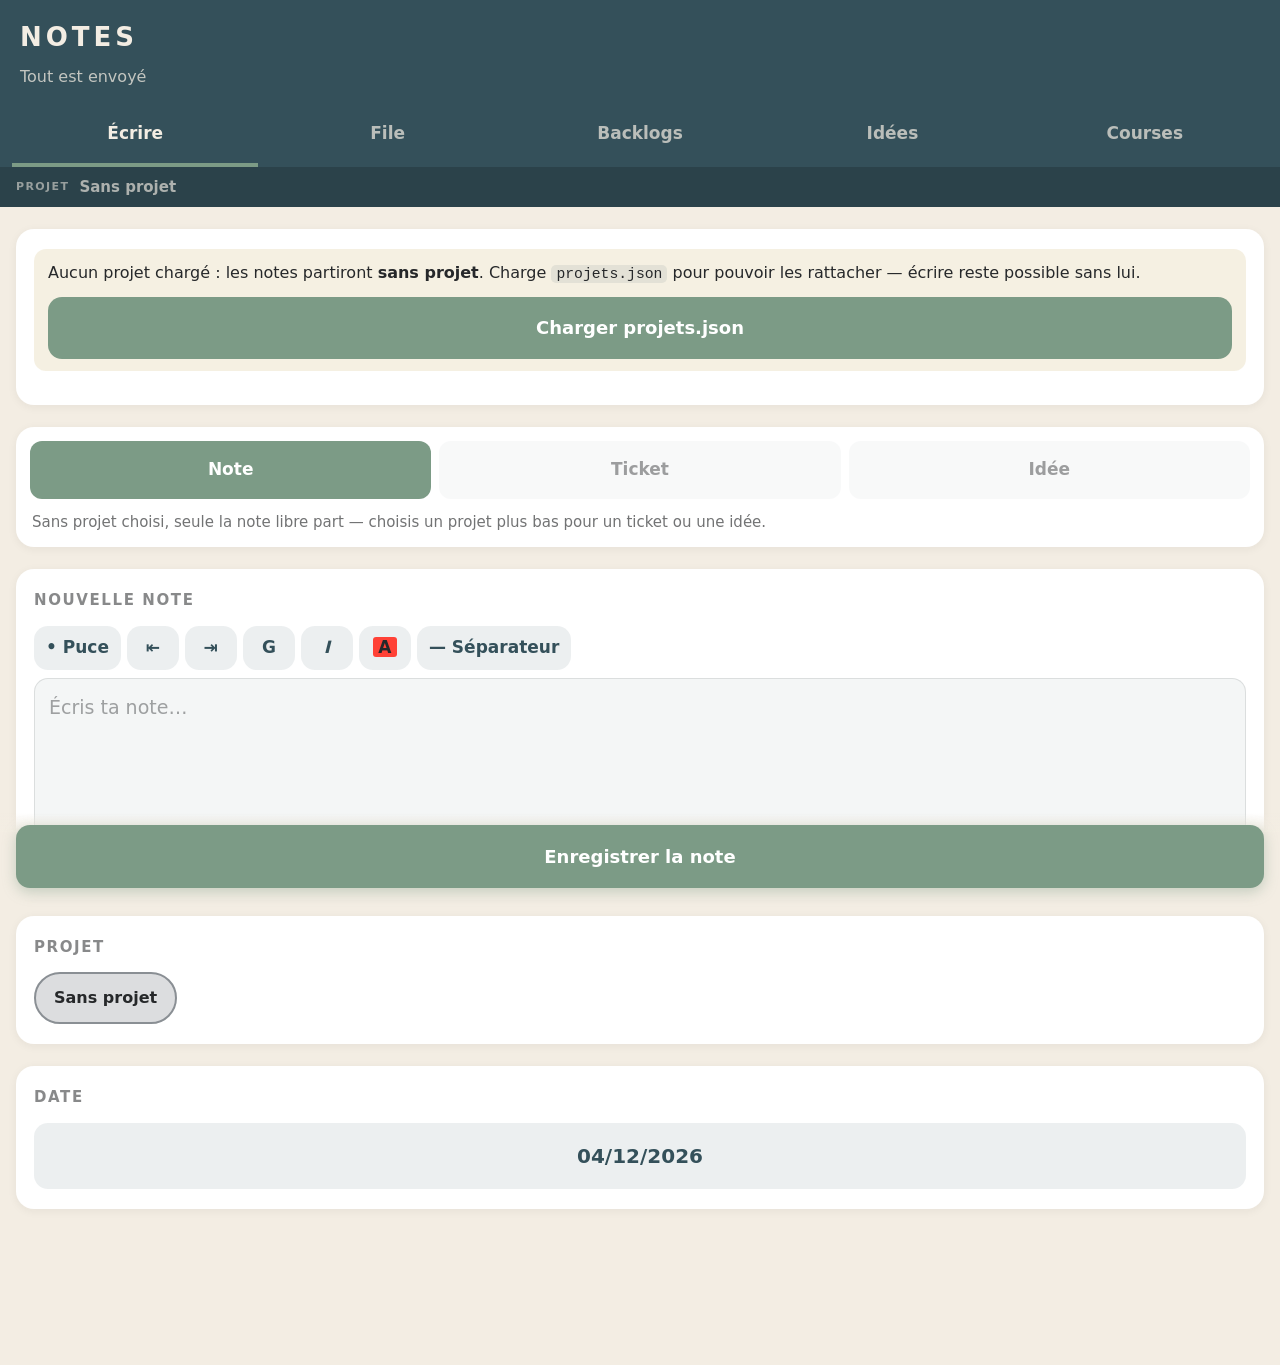
<file: index.html>
<!DOCTYPE html>
<html lang="fr">
  <head>
    <meta charset="utf-8" />
    <meta name="viewport" content="width=device-width, initial-scale=1, viewport-fit=cover" />
    <meta name="theme-color" content="#34505A" />
    <meta name="mobile-web-app-capable" content="yes" />
    <meta name="apple-mobile-web-app-capable" content="yes" />
    <meta name="apple-mobile-web-app-status-bar-style" content="black-translucent" />
    <title>Notes — Cockpit</title>
    <!-- Chemins RELATIFS partout : l'application est servie sous un sous-chemin GitHub
         Pages (utilisateur.github.io/depot/mobile/). Aucune ressource distante : ni
         police, ni bibliothèque, ni CDN — 100 % hors-ligne. -->
    <link rel="manifest" href="./manifest.webmanifest" />
    <link rel="icon" href="./icon.svg" type="image/svg+xml" />
    <link rel="apple-touch-icon" href="./icon.svg" />
    <link rel="stylesheet" href="./styles.css" />
  </head>
  <body>
    <div id="app"></div>
    <!-- Sélecteur de fichier des référentiels, HORS de #app : il survit aux rendus. -->
    <input type="file" id="fichier-ref" accept=".json,application/json" hidden />
    <!-- Jumeau du précédent, pour `courses.json` (SPEC Courses §6). Deux champs plutôt
         qu'un seul partagé : le gestionnaire saurait alors quel référentiel il vient de
         recevoir uniquement en devinant, et un mauvais fichier serait lu par le mauvais
         analyseur. -->
    <input type="file" id="fichier-courses" accept=".json,application/json" hidden />
    <script src="./core.js"></script>
    <script src="./store.js"></script>
    <script src="./app.js"></script>
  </body>
</html>
</file>
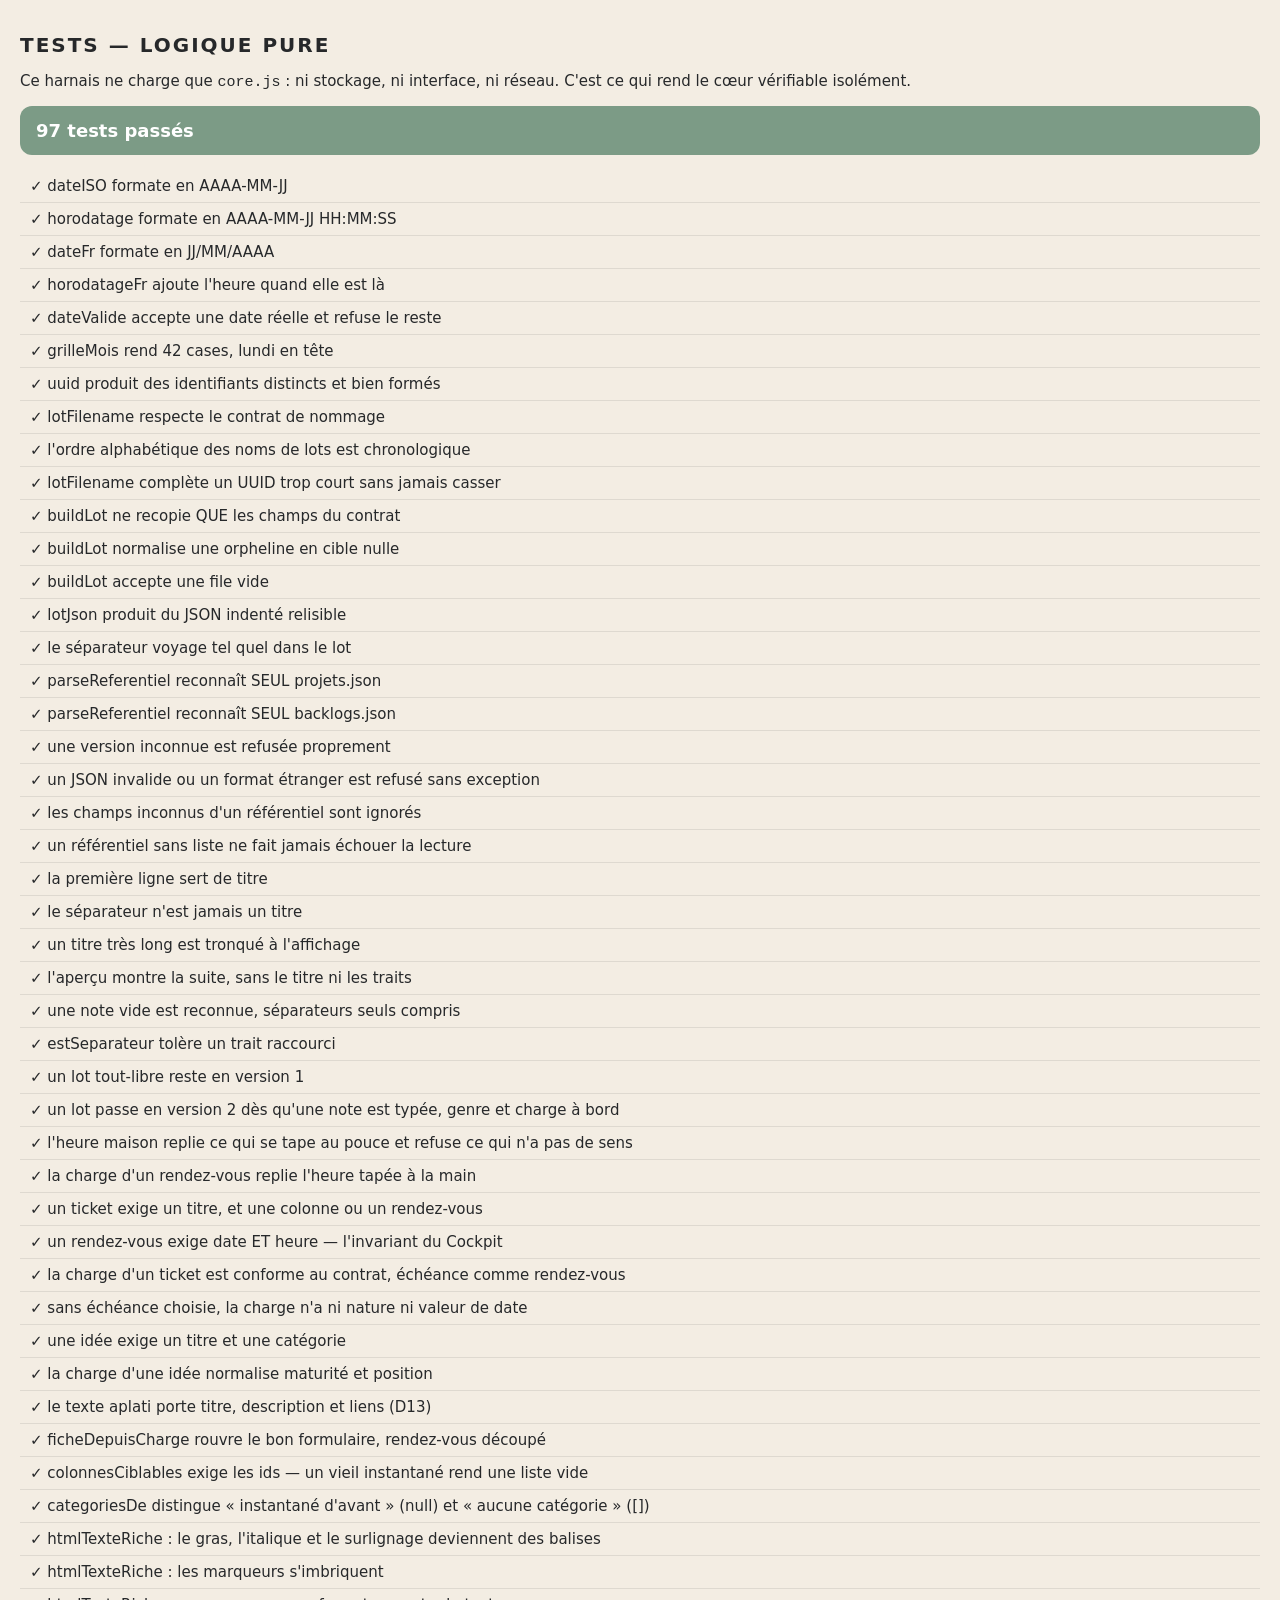
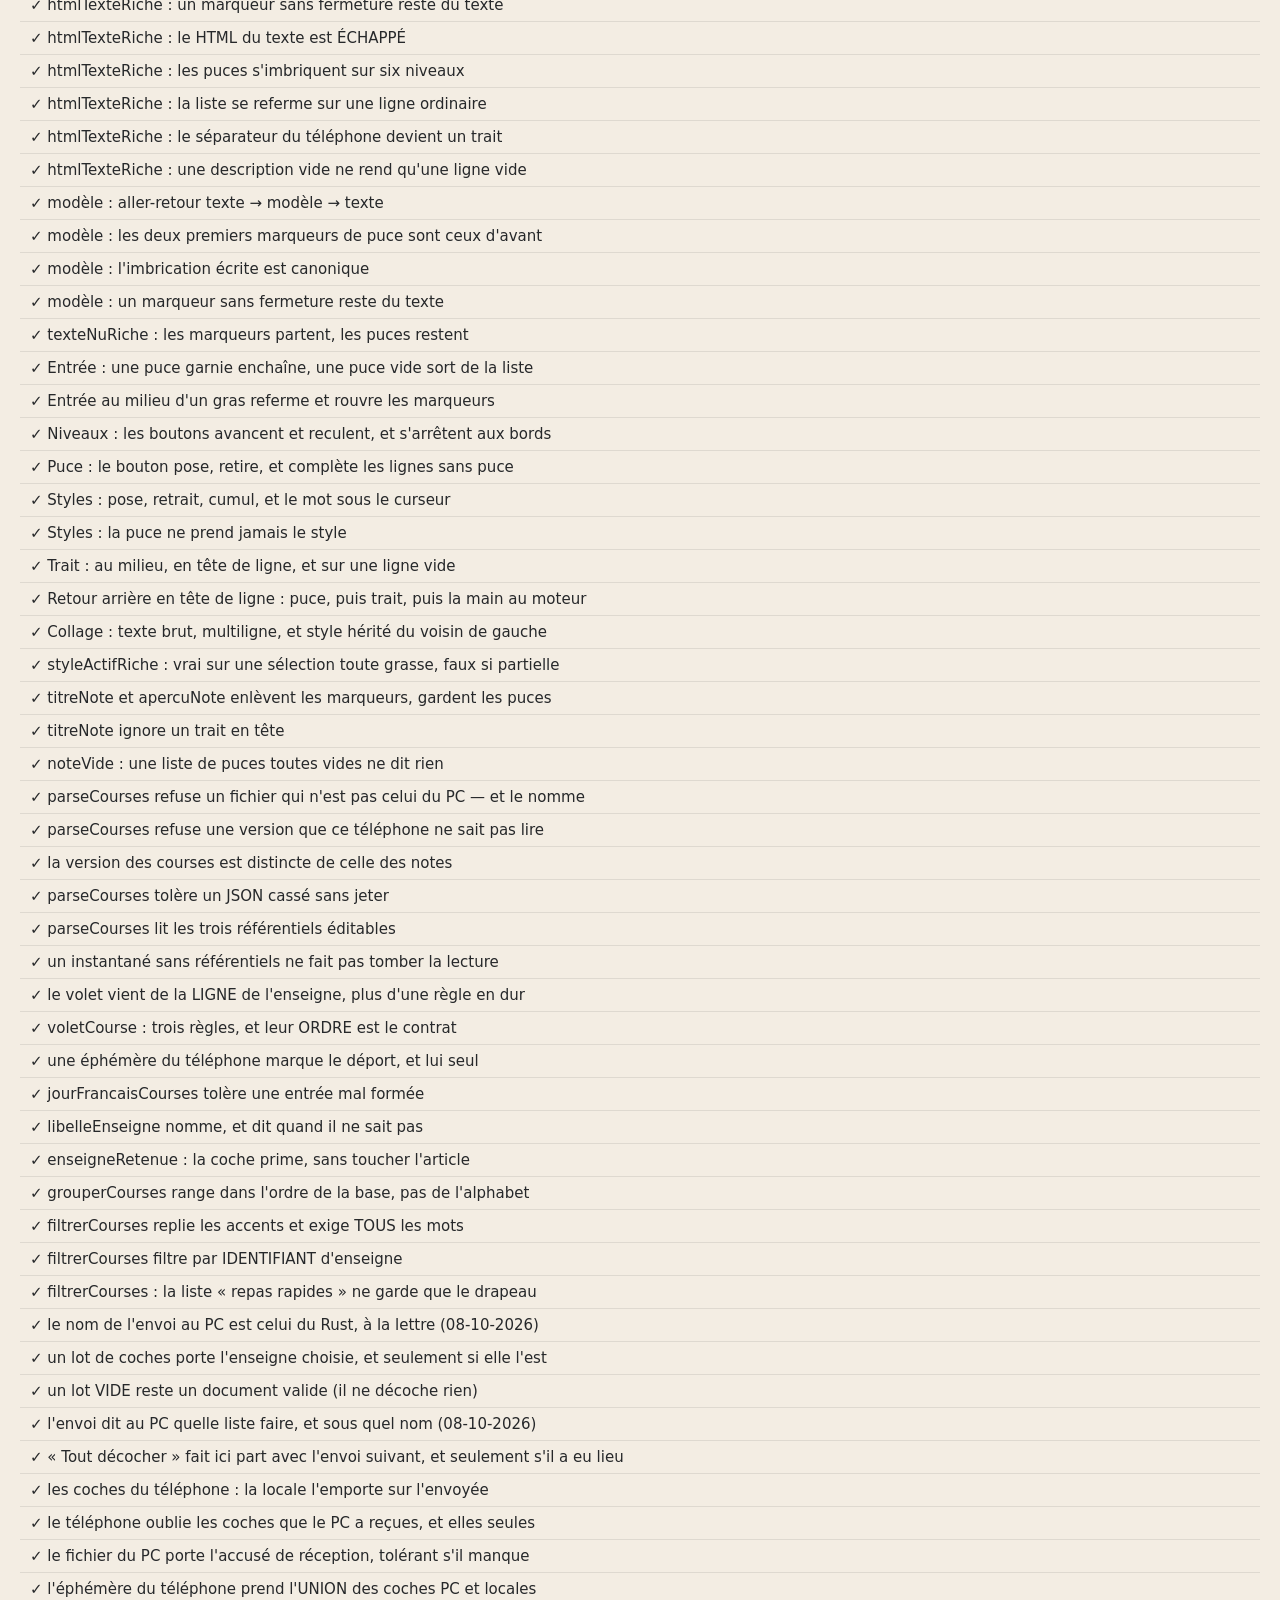
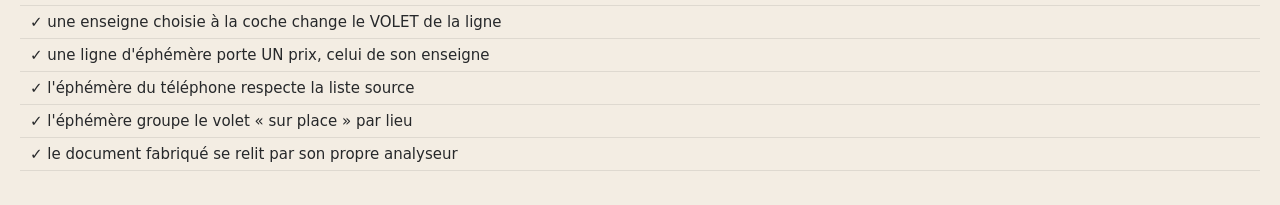
<file: tests.html>
<!DOCTYPE html>
<html lang="fr">
  <head>
    <meta charset="utf-8" />
    <meta name="viewport" content="width=device-width, initial-scale=1" />
    <title>Tests — logique pure (core.js)</title>
    <style>
      body {
        font-family: system-ui, sans-serif;
        background: #f3ede3;
        color: #26282a;
        margin: 0;
        padding: 20px;
        font-size: 15px;
      }
      h1 { font-size: 20px; letter-spacing: 2px; text-transform: uppercase; }
      #bilan { font-size: 18px; font-weight: 700; padding: 14px 16px; border-radius: 12px; }
      .vert { background: #7c9b86; color: #fff; }
      .rouge { background: #a24b42; color: #fff; }
      ul { list-style: none; padding: 0; }
      li { padding: 7px 10px; border-bottom: 1px solid rgba(38, 40, 42, 0.1); }
      li.ko { background: rgba(162, 75, 66, 0.12); font-weight: 600; }
      .detail { display: block; font-size: 13px; color: rgba(38, 40, 42, 0.6); }
    </style>
  </head>
  <body>
    <h1>Tests — logique pure</h1>
    <p>
      Ce harnais ne charge que <code>core.js</code> : ni stockage, ni interface, ni réseau.
      C'est ce qui rend le cœur vérifiable isolément.
    </p>
    <div id="bilan">…</div>
    <ul id="liste"></ul>

    <script src="./core.js"></script>
    <script>
      var resultats = [];

      function test(nom, fn) {
        try {
          fn();
          resultats.push({ nom: nom, ok: true });
        } catch (e) {
          resultats.push({ nom: nom, ok: false, detail: String((e && e.message) || e) });
        }
      }

      function egal(a, b, message) {
        var sa = JSON.stringify(a);
        var sb = JSON.stringify(b);
        if (sa !== sb) throw new Error((message || '') + ' — attendu ' + sb + ', obtenu ' + sa);
      }

      function vrai(v, message) {
        if (!v) throw new Error(message || 'attendu vrai');
      }

      // ---- Dates ----

      test('dateISO formate en AAAA-MM-JJ', function () {
        egal(Core.dateISO(new Date(2026, 6, 28)), '2026-07-28');
        egal(Core.dateISO(new Date(2026, 0, 3)), '2026-01-03');
      });

      test('horodatage formate en AAAA-MM-JJ HH:MM:SS', function () {
        egal(Core.horodatage(new Date(2026, 6, 28, 9, 5, 3)), '2026-07-28 09:05:03');
      });

      test('dateFr formate en JJ/MM/AAAA', function () {
        egal(Core.dateFr('2026-07-28'), '28/07/2026');
      });

      test('horodatageFr ajoute l\'heure quand elle est là', function () {
        egal(Core.horodatageFr('2026-07-28 09:05:03'), '28/07/2026 à 09:05');
        egal(Core.horodatageFr('2026-07-28'), '28/07/2026');
      });

      test('dateValide accepte une date réelle et refuse le reste', function () {
        vrai(Core.dateValide('2026-07-28'));
        vrai(Core.dateValide('2024-02-29'), 'année bissextile');
        vrai(!Core.dateValide('2026-02-29'), 'le 29 février n\'existe pas en 2026');
        vrai(!Core.dateValide('2026-13-01'));
        vrai(!Core.dateValide('28/07/2026'));
        vrai(!Core.dateValide(''));
        vrai(!Core.dateValide(null));
      });

      test('grilleMois rend 42 cases, lundi en tête', function () {
        var cases = Core.grilleMois(2026, 6); // juillet 2026, le 1er est un mercredi
        egal(cases.length, 42);
        egal(cases[0].iso, '2026-06-29', 'la grille commence au lundi précédent');
        vrai(cases[0].horsMois);
        var premierDuMois = cases.filter(function (c) { return c.iso === '2026-07-01'; })[0];
        vrai(premierDuMois && !premierDuMois.horsMois);
      });

      // ---- UUID et nom de lot ----

      test('uuid produit des identifiants distincts et bien formés', function () {
        var a = Core.uuid();
        var b = Core.uuid();
        vrai(a !== b, 'deux UUID successifs diffèrent');
        vrai(/^[0-9a-f]{8}-[0-9a-f]{4}-[0-9a-f]{4}-[0-9a-f]{4}-[0-9a-f]{12}$/i.test(a), a);
      });

      test('lotFilename respecte le contrat de nommage', function () {
        var nom = Core.lotFilename('a1b2c3d4-0000-4000-8000-000000000000', new Date(2026, 6, 28, 9, 30, 5));
        egal(nom, 'lot 2026-07-28 09h30m05 a1b2c3.json');
      });

      test('l\'ordre alphabétique des noms de lots est chronologique', function () {
        var d1 = new Date(2026, 6, 27, 23, 59, 59);
        var d2 = new Date(2026, 6, 28, 0, 0, 0);
        var n1 = Core.lotFilename('ffffff00-0000-4000-8000-000000000000', d1);
        var n2 = Core.lotFilename('00000000-0000-4000-8000-000000000000', d2);
        vrai(n1 < n2, n1 + ' doit précéder ' + n2);
      });

      test('lotFilename complète un UUID trop court sans jamais casser', function () {
        egal(Core.lotFilename('ab', new Date(2026, 6, 28, 1, 2, 3)), 'lot 2026-07-28 01h02m03 ab0000.json');
      });

      // ---- Le lot ----

      test('buildLot ne recopie QUE les champs du contrat', function () {
        var lot = Core.buildLot(
          [{ uuid: 'u1', texte: 'a', date: '2026-07-28', cible: 'proj:3', cible_nom: 'Musique', cree_le: '2026-07-28 09:30:12', seq: 42, envoyee: false }],
          'lot-uuid',
          '2026-07-28 10:00:00'
        );
        egal(lot.format, 'cockpit-notes-lot');
        egal(lot.version, 1);
        egal(lot.lot, 'lot-uuid');
        egal(lot.genere_le, '2026-07-28 10:00:00');
        egal(Object.keys(lot.notes[0]).sort(), ['cible', 'cible_nom', 'cree_le', 'date', 'texte', 'uuid']);
        vrai(lot.notes[0].seq === undefined, 'le compteur de tri ne fuite jamais dans le lot');
      });

      test('buildLot normalise une orpheline en cible nulle', function () {
        var lot = Core.buildLot([{ uuid: 'u1', texte: 'a', date: '2026-07-28' }], 'l', 'g');
        egal(lot.notes[0].cible, null);
        egal(lot.notes[0].cible_nom, '');
        egal(lot.notes[0].cree_le, null);
      });

      test('buildLot accepte une file vide', function () {
        egal(Core.buildLot([], 'l', 'g').notes, []);
      });

      test('lotJson produit du JSON indenté relisible', function () {
        var lot = Core.buildLot([{ uuid: 'u1', texte: 'ligne\nsuite', date: '2026-07-28' }], 'l', 'g');
        var texte = Core.lotJson(lot);
        vrai(texte.indexOf('\n  ') >= 0, 'indenté');
        egal(JSON.parse(texte).notes[0].texte, 'ligne\nsuite', 'les sauts de ligne survivent');
      });

      test('le séparateur voyage tel quel dans le lot', function () {
        var texte = 'avant\n' + Core.SEPARATEUR + '\naprès';
        var lot = Core.buildLot([{ uuid: 'u1', texte: texte, date: '2026-07-28' }], 'l', 'g');
        egal(JSON.parse(Core.lotJson(lot)).notes[0].texte, texte);
      });

      // ---- Les référentiels ----

      function refProjets(version) {
        return JSON.stringify({
          format: 'cockpit-projets',
          version: version === undefined ? 1 : version,
          genere_le: '2026-07-28 12:00:00',
          projets: [{ cle: 'proj:1', nom: 'Musique', couleur: '#7C9B86' }],
        });
      }

      test('parseReferentiel reconnaît SEUL projets.json', function () {
        var r = Core.parseReferentiel(refProjets());
        vrai(r.ok);
        egal(r.genre, 'projets');
        egal(r.genere_le, '2026-07-28 12:00:00');
        egal(r.projets[0].nom, 'Musique');
      });

      test('parseReferentiel reconnaît SEUL backlogs.json', function () {
        var r = Core.parseReferentiel(JSON.stringify({
          format: 'cockpit-backlogs',
          version: 1,
          genere_le: '2026-07-28 12:00:00',
          projets: [{ cle: 'proj:1', nom: 'Musique', colonnes: [{ libelle: 'RDV', tickets: [] }] }],
        }));
        vrai(r.ok);
        egal(r.genre, 'backlogs');
        egal(r.projets[0].colonnes[0].libelle, 'RDV');
      });

      test('une version inconnue est refusée proprement', function () {
        var r = Core.parseReferentiel(refProjets(9));
        vrai(!r.ok);
        vrai(r.versionInconnue);
        vrai(r.erreur.indexOf('version') >= 0, r.erreur);
      });

      test('un JSON invalide ou un format étranger est refusé sans exception', function () {
        vrai(!Core.parseReferentiel('{pas du json').ok);
        vrai(!Core.parseReferentiel(JSON.stringify({ format: 'cadrage-cibles', version: 1 })).ok);
        vrai(!Core.parseReferentiel('null').ok);
      });

      test('les champs inconnus d\'un référentiel sont ignorés', function () {
        var r = Core.parseReferentiel(JSON.stringify({
          format: 'cockpit-projets',
          version: 1,
          genere_le: 'g',
          nouveaute: 42,
          projets: [{ cle: 'proj:1', nom: 'M', couleur: '#000', futur: true }],
        }));
        vrai(r.ok);
        egal(r.projets[0].nom, 'M');
      });

      test('un référentiel sans liste ne fait jamais échouer la lecture', function () {
        var r = Core.parseReferentiel(JSON.stringify({ format: 'cockpit-projets', version: 1 }));
        vrai(r.ok);
        egal(r.projets, []);
      });

      // ---- Le corps d'une note ----

      test('la première ligne sert de titre', function () {
        egal(Core.titreNote('Idée de refrain\nsuite'), 'Idée de refrain');
        egal(Core.titreNote('\n\n  Après des blancs  '), 'Après des blancs');
        egal(Core.titreNote(''), '(note vide)');
      });

      test('le séparateur n\'est jamais un titre', function () {
        egal(Core.titreNote(Core.SEPARATEUR + '\nvrai titre'), 'vrai titre');
      });

      test('un titre très long est tronqué à l\'affichage', function () {
        var titre = Core.titreNote(new Array(200).join('a'));
        vrai(titre.length <= 71, titre.length + ' caractères');
      });

      test('l\'aperçu montre la suite, sans le titre ni les traits', function () {
        egal(Core.apercuNote('titre\n' + Core.SEPARATEUR + '\nsuite\nfin'), 'suite · fin');
        egal(Core.apercuNote('titre seul'), '');
      });

      test('une note vide est reconnue, séparateurs seuls compris', function () {
        vrai(Core.noteVide(''));
        vrai(Core.noteVide('   \n\n  '));
        vrai(Core.noteVide(Core.SEPARATEUR));
        vrai(!Core.noteVide('a'));
        vrai(!Core.noteVide(Core.SEPARATEUR + '\nquelque chose'));
      });

      test('estSeparateur tolère un trait raccourci', function () {
        vrai(Core.estSeparateur(Core.SEPARATEUR));
        vrai(Core.estSeparateur('--------'));
        vrai(!Core.estSeparateur('---'));
        vrai(!Core.estSeparateur('- a -'));
      });

      // ---- Notes typées (SPEC du 06-08-2026) : le lot v2 ----

      function noteLibre(uuid) {
        return { uuid: uuid, texte: 'libre', date: '2026-08-06', cible: null, cible_nom: '', cree_le: null };
      }

      test('un lot tout-libre reste en version 1', function () {
        var lot = Core.buildLot([noteLibre('a'), noteLibre('b')], 'u', 'g');
        egal(lot.version, 1);
        vrai(!('genre' in lot.notes[0]), 'aucun champ genre sur une note libre');
      });

      test('un lot passe en version 2 dès qu\'une note est typée, genre et charge à bord', function () {
        var ticket = {
          uuid: 't', texte: 'Mixer', date: '2026-08-06', cible: 'proj:1', cible_nom: 'Musique',
          cree_le: null, genre: 'ticket', charge: { titre: 'Mixer', colonne_id: 4 },
          seq: 12,
        };
        var lot = Core.buildLot([noteLibre('a'), ticket], 'u', 'g');
        egal(lot.version, 2);
        egal(lot.notes[1].genre, 'ticket');
        egal(lot.notes[1].charge.colonne_id, 4);
        vrai(!('seq' in lot.notes[1]), 'seq ne fuite jamais dans le lot');
        vrai(!('genre' in lot.notes[0]), 'la note libre du même lot reste nue');
      });

      // ---- Notes typées : la fiche Ticket ----

      test('l\'heure maison replie ce qui se tape au pouce et refuse ce qui n\'a pas de sens', function () {
        // Audit du 07-08-2026 : exiger « HH:MM » rendait le rendez-vous insaisissable sur
        // un pavé numérique sans « : ». On replie, le contrat reçoit toujours HH:MM.
        egal(Core.heureNormalisee('09:30'), '09:30');
        egal(Core.heureNormalisee('9:30'), '09:30');
        egal(Core.heureNormalisee('0930'), '09:30');
        egal(Core.heureNormalisee('930'), '09:30');
        egal(Core.heureNormalisee('9h30'), '09:30');
        egal(Core.heureNormalisee('9 h 30'), '09:30');
        egal(Core.heureNormalisee('9'), '09:00');
        egal(Core.heureNormalisee('23:59'), '23:59');
        egal(Core.heureNormalisee('0000'), '00:00');
        // Ce qui n'a pas de sens reste refusé.
        egal(Core.heureNormalisee('24:00'), '');
        egal(Core.heureNormalisee('12:75'), '');
        egal(Core.heureNormalisee(''), '');
        egal(Core.heureNormalisee('12345'), '');
        vrai(Core.heureValide('930'));
        vrai(!Core.heureValide('24:00'));
      });

      test('la charge d\'un rendez-vous replie l\'heure tapée à la main', function () {
        var f = Core.ficheVierge();
        f.titre = 'Studio';
        f.rdv = true;
        f.date_valeur = '2026-08-20';
        f.heure = '9h30';
        egal(Core.chargeTicket(f).date_valeur, '2026-08-20 09:30');
      });

      test('un ticket exige un titre, et une colonne ou un rendez-vous', function () {
        var f = Core.ficheVierge();
        vrai(Core.validerFicheTicket(f).indexOf('titre') >= 0);
        f.titre = 'Mixer';
        vrai(Core.validerFicheTicket(f).indexOf('colonne') >= 0);
        f.colonne_id = 4;
        egal(Core.validerFicheTicket(f), null);
      });

      test('un rendez-vous exige date ET heure — l\'invariant du Cockpit', function () {
        var f = Core.ficheVierge();
        f.titre = 'Studio';
        f.rdv = true;
        vrai(Core.validerFicheTicket(f) !== null);
        f.date_valeur = '2026-08-20';
        vrai(Core.validerFicheTicket(f) !== null, 'la date seule ne suffit pas');
        f.heure = '09:30';
        egal(Core.validerFicheTicket(f), null);
      });

      test('la charge d\'un ticket est conforme au contrat, échéance comme rendez-vous', function () {
        var f = Core.ficheVierge();
        f.titre = ' Mixer ';
        f.colonne_id = 4;
        f.colonne_libelle = 'En cours';
        f.date_valeur = '2026-08-12';
        f.rappel_home = true;
        f.liens = [{ libelle: 'Doc', url: 'https://exemple.fr' }, { libelle: 'vide', url: '  ' }];
        var c = Core.chargeTicket(f);
        egal(c.titre, 'Mixer');
        egal(c.date_nature, 'echeance');
        egal(c.date_valeur, '2026-08-12');
        egal(c.liens.length, 1, 'un lien sans URL n\'existe pas');
        f.rdv = true;
        f.heure = '09:30';
        c = Core.chargeTicket(f);
        egal(c.colonne_id, null, 'un rendez-vous vit hors colonne');
        egal(c.date_nature, 'rdv');
        egal(c.date_valeur, '2026-08-12 09:30');
      });

      test('sans échéance choisie, la charge n\'a ni nature ni valeur de date', function () {
        var f = Core.ficheVierge();
        f.titre = 'Simple';
        f.colonne_id = 2;
        var c = Core.chargeTicket(f);
        egal(c.date_nature, null);
        egal(c.date_valeur, null);
      });

      // ---- Notes typées : la fiche Idée ----

      test('une idée exige un titre et une catégorie', function () {
        var f = Core.ficheVierge();
        vrai(Core.validerFicheIdee(f).indexOf('titre') >= 0);
        f.titre = 'Clip';
        vrai(Core.validerFicheIdee(f).indexOf('catégorie') >= 0);
        f.categorie_id = 7;
        egal(Core.validerFicheIdee(f), null);
      });

      test('la charge d\'une idée normalise maturité et position', function () {
        var f = Core.ficheVierge();
        f.titre = 'Clip';
        f.categorie_id = 7;
        f.maturite = 'nimporte';
        f.position = 'haut';
        f.coup_de_coeur = true;
        var c = Core.chargeIdee(f);
        egal(c.maturite, 'brut', 'une maturité inconnue retombe sur brut');
        egal(c.position, 'haut');
        egal(c.coup_de_coeur, true);
      });

      // ---- Notes typées : le texte aplati et l'aller-retour de la fiche ----

      test('le texte aplati porte titre, description et liens (D13)', function () {
        var f = Core.ficheVierge();
        f.titre = 'Mixer';
        f.description = 'Le refrain';
        f.liens = [{ libelle: 'Doc', url: 'https://exemple.fr' }, { libelle: '', url: 'https://a.fr' }];
        egal(Core.texteDe(f), 'Mixer\n\nLe refrain\n\nDoc — https://exemple.fr\nhttps://a.fr');
        var court = Core.ficheVierge();
        court.titre = 'Seul';
        egal(Core.texteDe(court), 'Seul');
      });

      test('ficheDepuisCharge rouvre le bon formulaire, rendez-vous découpé', function () {
        var f = Core.ficheDepuisCharge('ticket', {
          titre: 'Studio', description: 'd', date_nature: 'rdv', date_valeur: '2026-08-20 09:30',
          rappel_home: true, position: 'haut', liens: [{ libelle: 'x', url: 'https://x.fr' }],
        });
        vrai(f.rdv);
        egal(f.date_valeur, '2026-08-20');
        egal(f.heure, '09:30');
        egal(f.position, 'haut');
        egal(f.liens.length, 1);
        var i = Core.ficheDepuisCharge('idee', { titre: 'Clip', categorie_id: 7, maturite: 'creuser', coup_de_coeur: true });
        egal(i.categorie_id, 7);
        egal(i.maturite, 'creuser');
        vrai(i.coup_de_coeur);
        egal(Core.ficheDepuisCharge('ticket', null).titre, '', 'charge bancale : fiche vierge, jamais une erreur');
      });

      // ---- Notes typées : ce que le référentiel permet (§4.6) ----

      test('colonnesCiblables exige les ids — un vieil instantané rend une liste vide', function () {
        var vieux = { colonnes: [{ libelle: 'RDV', systeme: true }, { libelle: 'En cours' }] };
        egal(Core.colonnesCiblables(vieux), []);
        var neuf = {
          colonnes: [
            { libelle: 'RDV', systeme: true },
            { id: 4, libelle: 'En cours', terminale: false },
            { id: 5, libelle: 'Fait', terminale: true },
          ],
        };
        egal(Core.colonnesCiblables(neuf).length, 2, 'la pseudo-colonne RDV est exclue');
        egal(Core.colonnesCiblables(null), []);
      });

      test('categoriesDe distingue « instantané d\'avant » (null) et « aucune catégorie » ([])', function () {
        egal(Core.categoriesDe({ colonnes: [] }), null);
        egal(Core.categoriesDe({ categories: [] }), []);
        egal(Core.categoriesDe({ categories: [{ id: 1, libelle: 'Concepts', idees: [] }] }).length, 1);
      });

      // ---- Texte riche des descriptions venues du PC (15-08-2026) ----

      test('htmlTexteRiche : le gras, l\'italique et le surlignage deviennent des balises', function () {
        egal(Core.htmlTexteRiche('**a**'), '<p class="tr-p"><strong>a</strong></p>');
        egal(Core.htmlTexteRiche('__a__'), '<p class="tr-p"><em>a</em></p>');
        egal(Core.htmlTexteRiche('==a=='), '<p class="tr-p"><mark>a</mark></p>');
      });

      test('htmlTexteRiche : les marqueurs s\'imbriquent', function () {
        egal(
          Core.htmlTexteRiche('==**__a__**=='),
          '<p class="tr-p"><mark><strong><em>a</em></strong></mark></p>',
        );
      });

      test('htmlTexteRiche : un marqueur sans fermeture reste du texte', function () {
        egal(Core.htmlTexteRiche('2 ** 3'), '<p class="tr-p">2 ** 3</p>');
      });

      test('htmlTexteRiche : le HTML du texte est ÉCHAPPÉ', function () {
        // ⚠️ « </scr'+'ipt> » coupé en deux : écrit d'un bloc, il fermerait CE bloc de
        // script et le harnais entier tomberait en erreur de syntaxe.
        var dangereux = '<scr' + 'ipt>x</scr' + 'ipt>';
        egal(
          Core.htmlTexteRiche(dangereux),
          '<p class="tr-p">&lt;scr' + 'ipt&gt;x&lt;/scr' + 'ipt&gt;</p>',
        );
        egal(Core.htmlTexteRiche('**<b>**'), '<p class="tr-p"><strong>&lt;b&gt;</strong></p>');
      });

      test('htmlTexteRiche : les puces s\'imbriquent sur six niveaux', function () {
        var html = Core.htmlTexteRiche('• a\n  ◦ b\n    ▪ c\n      • d\n        ◦ e\n          ▪ f');
        egal((html.match(/<ul/g) || []).length, 6, 'six listes imbriquées');
        egal((html.match(/<li/g) || []).length, 6, 'six éléments');
        egal((html.match(/<\/ul>/g) || []).length, 6, 'toutes refermées');
      });

      test('htmlTexteRiche : la liste se referme sur une ligne ordinaire', function () {
        egal(
          Core.htmlTexteRiche('• a\nfin'),
          '<ul class="tr-liste"><li class="tr-item">a</li></ul><p class="tr-p">fin</p>',
        );
      });

      test('htmlTexteRiche : le séparateur du téléphone devient un trait', function () {
        egal(Core.htmlTexteRiche(Core.SEPARATEUR), '<hr class="tr-trait">');
      });

      test('htmlTexteRiche : une description vide ne rend qu\'une ligne vide', function () {
        // Le <br> n'est pas décoratif : sans lui, le bloc vide n'a pas de hauteur et le
        // curseur n'a nulle part où se poser quand on ÉDITE. Un seul chemin de rendu sert
        // la lecture et l'édition, donc il est là des deux côtés.
        egal(Core.htmlTexteRiche(''), '<p class="tr-p"><br></p>');
        egal(Core.htmlTexteRiche(null), '<p class="tr-p"><br></p>');
      });

      // ---- Le modèle et les gestes du champ riche (15-08-2026, écriture sur le téléphone) ----
      //
      // ⚠️ Portage de `src/pages/projet/texteRiche.ts`. Ces tests sont le garde-fou contre
      // la divergence : ils reprennent les cas du banc du PC (`banc_texte_riche.cjs`).

      function P(ligne, plat) { return { ligne: ligne, plat: plat }; }
      function jouer(texte, geste) {
        var lignes = Core.lireModeleRiche(texte);
        var suite = geste(lignes);
        return suite === null ? null : Core.ecrireModeleRiche(suite.lignes);
      }

      test('modèle : aller-retour texte → modèle → texte', function () {
        var cas = [
          '',
          'une ligne',
          '• a\n  ◦ b\n    ▪ c\n      • d\n        ◦ e\n          ▪ f',
          'du **gras**, de l\'__italique__ et du ==rouge==',
          'a\n' + Core.SEPARATEUR + '\nb',
          '• **gras** dans une puce',
          '==**__tout à la fois__**==',
          'ligne vide au milieu\n\nsuite',
        ];
        cas.forEach(function (t) {
          egal(Core.ecrireModeleRiche(Core.lireModeleRiche(t)), t, t);
        });
      });

      test('modèle : les deux premiers marqueurs de puce sont ceux d\'avant', function () {
        egal(Core.PUCES_RICHES[0], '• ');
        egal(Core.PUCES_RICHES[1], '  ◦ ');
        egal(Core.NIVEAUX_RICHES, 6);
      });

      test('modèle : l\'imbrication écrite est canonique', function () {
        egal(Core.replierRiche('a', [{ gras: true, italique: true, surligne: true }]), '==**__a__**==');
      });

      test('modèle : un marqueur sans fermeture reste du texte', function () {
        egal(Core.deplierRiche('2 ** 3').plat, '2 ** 3');
      });

      test('texteNuRiche : les marqueurs partent, les puces restent', function () {
        egal(Core.texteNuRiche('• un **gras** et __ital__'), '• un gras et ital');
        egal(Core.texteNuRiche('a\n' + Core.SEPARATEUR + '\nb'), 'a\n—\nb');
      });

      test('Entrée : une puce garnie enchaîne, une puce vide sort de la liste', function () {
        egal(jouer('• un', function (l) { return Core.entreeRiche(l, P(0, 3), P(0, 3)); }), '• un\n• ');
        egal(jouer('  ◦ ', function (l) { return Core.entreeRiche(l, P(0, 0), P(0, 0)); }), '• ');
        egal(jouer('• ', function (l) { return Core.entreeRiche(l, P(0, 0), P(0, 0)); }), '');
      });

      test('Entrée au milieu d\'un gras referme et rouvre les marqueurs', function () {
        egal(jouer('**abcd**', function (l) { return Core.entreeRiche(l, P(0, 2), P(0, 2)); }), '**ab**\n**cd**');
      });

      test('Niveaux : les boutons avancent et reculent, et s\'arrêtent aux bords', function () {
        egal(jouer('• un', function (l) { return Core.decalerRiche(l, P(0, 1), P(0, 1), 1); }), '  ◦ un');
        egal(jouer('  ◦ un', function (l) { return Core.decalerRiche(l, P(0, 1), P(0, 1), -1); }), '• un');
        egal(jouer('• un', function (l) { return Core.decalerRiche(l, P(0, 1), P(0, 1), -1); }), null);
        egal(jouer(Core.PUCES_RICHES[5] + 'un', function (l) { return Core.decalerRiche(l, P(0, 1), P(0, 1), 1); }), null);
        egal(jouer('un', function (l) { return Core.decalerRiche(l, P(0, 1), P(0, 1), 1); }), null);
      });

      test('Puce : le bouton pose, retire, et complète les lignes sans puce', function () {
        egal(jouer('un', function (l) { return Core.basculerPuceRiche(l, P(0, 0), P(0, 0)); }), '• un');
        egal(jouer('• un', function (l) { return Core.basculerPuceRiche(l, P(0, 0), P(0, 0)); }), 'un');
        egal(jouer('• a\nb', function (l) { return Core.basculerPuceRiche(l, P(0, 0), P(1, 1)); }), '• a\n• b');
      });

      test('Styles : pose, retrait, cumul, et le mot sous le curseur', function () {
        egal(jouer('abcd', function (l) { return Core.basculerStyleRiche(l, P(0, 1), P(0, 3), 'gras'); }), 'a**bc**d');
        egal(jouer('a**bc**d', function (l) { return Core.basculerStyleRiche(l, P(0, 1), P(0, 3), 'gras'); }), 'abcd');
        egal(jouer('**ab**', function (l) { return Core.basculerStyleRiche(l, P(0, 0), P(0, 2), 'italique'); }), '**__ab__**');
        egal(jouer('un mot ici', function (l) { return Core.basculerStyleRiche(l, P(0, 4), P(0, 4), 'gras'); }), 'un **mot** ici');
      });

      test('Styles : la puce ne prend jamais le style', function () {
        egal(jouer('• ab', function (l) { return Core.basculerStyleRiche(l, P(0, 0), P(0, 2), 'gras'); }), '• **ab**');
      });

      test('Trait : au milieu, en tête de ligne, et sur une ligne vide', function () {
        egal(jouer('abcd', function (l) { return Core.insererTraitRiche(l, P(0, 2), P(0, 2)); }),
          'ab\n' + Core.SEPARATEUR + '\ncd');
        egal(jouer('abcd', function (l) { return Core.insererTraitRiche(l, P(0, 0), P(0, 0)); }),
          Core.SEPARATEUR + '\nabcd');
        egal(jouer('', function (l) { return Core.insererTraitRiche(l, P(0, 0), P(0, 0)); }),
          Core.SEPARATEUR + '\n');
      });

      test('Retour arrière en tête de ligne : puce, puis trait, puis la main au moteur', function () {
        egal(jouer('  ◦ ab', function (l) { return Core.retourArriereRiche(l, P(0, 0), P(0, 0)); }), '• ab');
        egal(jouer('• ab', function (l) { return Core.retourArriereRiche(l, P(0, 0), P(0, 0)); }), 'ab');
        egal(jouer(Core.SEPARATEUR + '\nab', function (l) { return Core.retourArriereRiche(l, P(1, 0), P(1, 0)); }), 'ab');
        egal(jouer('ab', function (l) { return Core.retourArriereRiche(l, P(0, 1), P(0, 1)); }), null);
      });

      test('Collage : texte brut, multiligne, et style hérité du voisin de gauche', function () {
        egal(jouer('ad', function (l) { return Core.insererRiche(l, P(0, 1), P(0, 1), 'bc'); }), 'abcd');
        egal(jouer('ad', function (l) { return Core.insererRiche(l, P(0, 1), P(0, 1), 'b\nc'); }), 'ab\ncd');
        egal(jouer('**ab**', function (l) { return Core.insererRiche(l, P(0, 1), P(0, 1), 'X'); }), '**aXb**');
        egal(jouer('', function (l) { return Core.insererRiche(l, P(0, 0), P(0, 0), '2 ** 3'); }), '2 ** 3');
      });

      test('styleActifRiche : vrai sur une sélection toute grasse, faux si partielle', function () {
        egal(Core.styleActifRiche(Core.lireModeleRiche('**ab**'), P(0, 1), P(0, 1), 'gras'), true);
        egal(Core.styleActifRiche(Core.lireModeleRiche('**a**b'), P(0, 0), P(0, 2), 'gras'), false);
      });

      // ---- La note libre est riche elle aussi (15-08-2026, second temps) ----

      test('titreNote et apercuNote enlèvent les marqueurs, gardent les puces', function () {
        egal(Core.titreNote('• **gras**\n  ◦ suite'), '• gras');
        egal(Core.apercuNote('• **gras**\n  ◦ __suite__'), '◦ suite');
      });

      test('titreNote ignore un trait en tête', function () {
        egal(Core.titreNote(Core.SEPARATEUR + '\nvrai titre'), 'vrai titre');
      });

      test('noteVide : une liste de puces toutes vides ne dit rien', function () {
        vrai(Core.noteVide('• \n  ◦ \n' + Core.SEPARATEUR));
        vrai(Core.noteVide(''));
        vrai(!Core.noteVide('• a'));
      });

      // ---- Courses (SPEC du 18-08-2026, remaniée le 19-08) ----

      // Les enseignes ne sont plus une liste en dur : elles viennent de courses.json.
      var ENS = [
        { id: 1, libelle: 'Super U', ordre: 1, volet: 'drive_en_ligne', achetable: true, badge: '' },
        { id: 2, libelle: 'Picard', ordre: 2, volet: 'drive_en_ligne', achetable: true, badge: '' },
        { id: 3, libelle: 'Biocoop', ordre: 3, volet: 'sur_place', achetable: true, badge: '' },
        { id: 4, libelle: 'Boucher', ordre: 4, volet: 'sur_place', achetable: true, badge: '' },
        { id: 5, libelle: 'Boulangerie', ordre: 5, volet: 'sur_place', achetable: true, badge: '' },
        { id: 6, libelle: 'Marché', ordre: 6, volet: 'sur_place', achetable: true, badge: '' },
        { id: 7, libelle: 'Ecomiam', ordre: 7, volet: 'sur_place', achetable: true, badge: '' },
      ];

      var ART = function (nom, enseigneId, theme, options) {
        options = options || {};
        return {
          uuid: 'u-' + nom,
          nom: nom,
          theme: theme || 'FRAIS',
          ordre: options.ordre || 1,
          enseigne_id: enseigneId === undefined ? null : enseigneId,
          // Par défaut, le volet de l'article est celui de son enseigne — c'est ce que la
          // migration 31 pose sur la base, et ce que le seed pose sur une base neuve. Les
          // tests qui veulent une exception l'écrivent explicitement.
          volet:
            options.volet ||
            (ENS.filter(function (e) { return e.id === enseigneId; })[0] || {}).volet ||
            'sur_place',
          indisponible_le: options.indisponible_le || '',
          enseigne_detail: options.detail || '',
          repas_rapide: !!options.rapide,
          coche: !!options.coche,
          coche_enseigne_id: options.coche_enseigne_id || null,
          quantite: options.quantite || '',
          commentaire: options.commentaire || '',
          remarque: options.remarque || '',
          notes: options.notes || '',
          prix: options.prix || {},
          achat: '',
        };
      };

      test('parseCourses refuse un fichier qui n\'est pas celui du PC — et le nomme', function () {
        var r = Core.parseCourses(JSON.stringify({ format: 'cockpit-backlogs', version: 2 }));
        vrai(!r.ok);
        // Le message dit QUEL fichier choisir : c'est la question que Julien se posait.
        vrai(r.erreur.indexOf('courses - du PC vers le telephone.json') !== -1, r.erreur);
      });

      test('parseCourses refuse une version que ce téléphone ne sait pas lire', function () {
        // ⚠️ Le contrat est passé en 2 (migration 30, la forme de `prix`) puis en 3
        // (migration 31, le `volet` qui appartient à l'article). Un lecteur qui avalerait un
        // document trop récent se tromperait EN SILENCE — c'est exactement ce que le refus
        // de version existe pour empêcher.
        [1, 2, 4].forEach(function (v) {
          var r = Core.parseCourses(JSON.stringify({ format: 'cockpit-courses', version: v }));
          vrai(!r.ok, 'version ' + v);
          vrai(r.versionInconnue);
          vrai(r.erreur.indexOf('version ' + v) !== -1, r.erreur);
        });
      });

      test('la version des courses est distincte de celle des notes', function () {
        // Les deux familles de fichiers évoluent séparément : les confondre ferait refuser
        // un lot de notes parfaitement valide.
        egal(Core.VERSION, 1);
        egal(Core.VERSION_COURSES, 3);
      });

      test('parseCourses tolère un JSON cassé sans jeter', function () {
        var r = Core.parseCourses('{ pas du json');
        vrai(!r.ok);
        vrai(r.erreur.indexOf('JSON invalide') !== -1, r.erreur);
      });

      test('parseCourses lit les trois référentiels éditables', function () {
        var r = Core.parseCourses(JSON.stringify({
          format: 'cockpit-courses', version: 3, genere_le: '2026-08-19 21:00:00',
          themes: [{ id: 1, libelle: 'FRAIS', ordre: 1 }], articles: [],
          references: { enseignes: ENS, familles: [{ id: 1, libelle: 'Alimentaire' }], achats: [] },
        }));
        vrai(r.ok);
        egal(r.enseignes.length, 7);
        egal(r.familles.length, 1);
        egal(r.achats, []);
        egal(r.ephemere, null);
      });

      test('un instantané sans référentiels ne fait pas tomber la lecture', function () {
        var r = Core.parseCourses(JSON.stringify({
          format: 'cockpit-courses', version: 3, themes: [], articles: [],
        }));
        vrai(r.ok);
        egal(r.enseignes, []);
      });

      test('le volet vient de la LIGNE de l\'enseigne, plus d\'une règle en dur', function () {
        egal(Core.voletDe(ENS, 1), 'drive_en_ligne');
        egal(Core.voletDe(ENS, 3), 'sur_place');
        // ⚠️ Écomiam est une livraison et reste « sur place » — mais c'est désormais une
        // PROPRIÉTÉ DE LA LIGNE, que Julien bascule d'un clic au lieu d'attendre une tranche.
        egal(Core.voletDe(ENS, 7), 'sur_place');
        // Une enseigne inconnue ne fait pas tomber : elle retombe sur « sur place ».
        egal(Core.voletDe(ENS, 999), 'sur_place');
        egal(Core.voletDe(ENS, null), 'sur_place');
      });

      test('voletCourse : trois règles, et leur ORDRE est le contrat', function () {
        // ⚠️ Jumeau exact de `volet_de_la_ligne` (Rust) et de `voletDeLaLigne` (PC). Les
        // trois doivent répondre pareil : le PC relit ce que le téléphone a écrit.
        var normal = ART('epinards', 2, 'SURGELÉS');
        egal(Core.voletCourse(normal, ENS, {}), 'drive_en_ligne', '3. le volet de l\'article');

        // 3. Le volet appartient à l'article : une même enseigne porte les DEUX.
        var clickAndCollect = ART('cafe', 3, 'ÉPICERIE', { volet: 'drive_en_ligne' });
        egal(Core.voletCourse(clickAndCollect, ENS, {}), 'drive_en_ligne', 'Biocoop au drive');
        var enRayon = ART('pain de mie', 1, 'ÉPICERIE', { volet: 'sur_place' });
        egal(Core.voletCourse(enRayon, ENS, {}), 'sur_place', 'Super U en rayon');

        // 2. Une rupture constatée déporte sur place, sans toucher l'article.
        var rupture = ART('avocat', 2, 'SURGELÉS', { indisponible_le: '2026-09-08' });
        egal(Core.voletCourse(rupture, ENS, {}), 'sur_place');
        egal(rupture.enseigne_id, 2, 'son enseigne est INTACTE');
        egal(rupture.volet, 'drive_en_ligne', 'son volet de référence aussi');
        vrai(Core.estDeporte(rupture, {}));

        // 1. Un lieu choisi pour cette course prime sur tout le reste.
        egal(Core.voletCourse(rupture, ENS, { 'u-avocat': { enseigne_id: 6 } }), 'sur_place');
        vrai(!Core.estDeporte(rupture, { 'u-avocat': { enseigne_id: 6 } }), 'le déport n\'a pas eu lieu');
        egal(Core.voletCourse(enRayon, ENS, { 'u-pain de mie': { enseigne_id: 1 } }), 'drive_en_ligne',
          'le lieu choisi décide, même contre le volet de l\'article');

        // Un volet illisible retombe sur le défaut, jamais au hasard.
        egal(Core.voletCourse(ART('mystere', 2, 'FRAIS', { volet: 'drive' }), ENS, {}), 'sur_place');
      });

      test('une éphémère du téléphone marque le déport, et lui seul', function () {
        var articles = [
          ART('avocat', 2, 'SURGELÉS', { coche: true, indisponible_le: '2026-09-08' }),
          ART('epinards', 2, 'SURGELÉS', { coche: true }),
        ];
        var doc = Core.buildEphemereTelephone(articles, {}, 'complete', 'x', '2026-09-08 10:00:00', ENS);
        egal(doc.volets.sur_place.length, 1);
        egal(doc.volets.sur_place[0].nom, 'avocat');
        egal(doc.volets.sur_place[0].enseigne_principale, 'Picard', 'enseigne d\'origine intacte');
        egal(doc.volets.sur_place[0].indisponible_le, '2026-09-08');
        egal(doc.volets.drive_en_ligne[0].nom, 'epinards');
        egal(doc.volets.drive_en_ligne[0].indisponible_le, '', 'rien à signaler');

        // Coché « plutôt au marché » : Julien a déjà décidé, la marque de déport n'a plus
        // rien à dire — et écrire « rupture » sur une ligne du marché serait faux.
        var choisi = Core.buildEphemereTelephone(
          articles, { 'u-avocat': { enseigne_id: 6 } }, 'complete', 'x', '2026-09-08 10:00:00', ENS,
        );
        egal(choisi.volets.sur_place[0].enseigne_principale, 'Marché');
        egal(choisi.volets.sur_place[0].indisponible_le, '');
      });

      test('jourFrancaisCourses tolère une entrée mal formée', function () {
        egal(Core.jourFrancaisCourses('2026-09-08'), '08/09/2026');
        egal(Core.jourFrancaisCourses('2026-09-08 21:00:00'), '08/09/2026');
        egal(Core.jourFrancaisCourses('hier'), 'hier');
        egal(Core.jourFrancaisCourses(''), '');
        egal(Core.jourFrancaisCourses(undefined), '');
      });

      test('libelleEnseigne nomme, et dit quand il ne sait pas', function () {
        egal(Core.libelleEnseigne(ENS, 2), 'Picard');
        egal(Core.libelleEnseigne(ENS, null), 'Sans enseigne');
        egal(Core.libelleEnseigne(ENS, 999), 'Sans enseigne');
      });

      test('enseigneRetenue : la coche prime, sans toucher l\'article', function () {
        var a = ART('pain', 5, 'CÉRÉALES', { coche: true });
        egal(Core.enseigneRetenue(a, {}), 5, 'sans choix, celle de l\'article');
        egal(Core.enseigneRetenue(a, { 'u-pain': { enseigne_id: 6 } }), 6, 'le choix local prime');
        egal(a.enseigne_id, 5, 'et l\'article n\'a PAS bougé');
      });

      test('grouperCourses range dans l\'ordre de la base, pas de l\'alphabet', function () {
        var groupes = Core.grouperCourses(
          [ART('a', 3, 'FRAIS'), ART('b', 1, 'SURGELÉS'), ART('c', 1, 'FRAIS')],
          [{ libelle: 'FRAIS', ordre: 1 }, { libelle: 'SURGELÉS', ordre: 2 }],
          ENS,
        );
        egal(groupes.map(function (g) { return g.libelle; }), ['Super U', 'Biocoop']);
        egal(groupes[0].themes.map(function (t) { return t.theme; }), ['FRAIS', 'SURGELÉS']);
        egal(groupes[0].total, 2);
        egal(groupes[0].volet, 'drive_en_ligne');
      });

      test('filtrerCourses replie les accents et exige TOUS les mots', function () {
        var liste = [ART('Poivron rouge bio', 2, 'SURGELÉS'), ART('Épinards', 2, 'SURGELÉS')];
        egal(Core.filtrerCourses(liste, { requete: 'poivron' }).length, 1);
        egal(Core.filtrerCourses(liste, { requete: 'epinards' }).length, 1, 'accents repliés');
        egal(Core.filtrerCourses(liste, { requete: 'poivron bio' }).length, 1, 'deux mots = ET');
        egal(Core.filtrerCourses(liste, { requete: 'poivron vert' }).length, 0);
      });

      test('filtrerCourses filtre par IDENTIFIANT d\'enseigne', function () {
        var liste = [ART('a', 1, 'FRAIS'), ART('b', 3, 'FRAIS')];
        egal(Core.filtrerCourses(liste, { enseigne: 1 }).length, 1);
        egal(Core.filtrerCourses(liste, { enseigne: 3 })[0].nom, 'b');
      });

      test('filtrerCourses : la liste « repas rapides » ne garde que le drapeau', function () {
        var liste = [ART('a', 1, 'FRAIS', { rapide: true }), ART('b', 1, 'FRAIS')];
        egal(Core.filtrerCourses(liste, { source: 'repas_rapides' }).length, 1);
        egal(Core.filtrerCourses(liste, { source: 'complete' }).length, 2);
      });

      test('le nom de l\'envoi au PC est celui du Rust, à la lettre (08-10-2026)', function () {
        // Même témoin que `le_prefixe_exige_son_espace` côté Rust : même seconde, même
        // uuid, même nom. Le sens est dans le nom, sans accent.
        egal(
          Core.cochesFilename('58b378e9-7192-4d4b-b302-a7e4beca9323', new Date(2026, 9, 8, 16, 14, 2)),
          'courses - du telephone vers le PC - 2026-10-08 16h14m02 58b378.json',
        );
        egal(Core.NOM_FICHIER_PC, 'courses - du PC vers le telephone.json');
        // Il n'y a plus d'export de liste depuis le téléphone : un seul fichier part.
        egal(typeof Core.ephemereFilename, 'undefined');
      });

      test('un lot de coches porte l\'enseigne choisie, et seulement si elle l\'est', function () {
        var lot = Core.buildLotCoches(
          {
            'u-a': { quantite: '2 briques', commentaire: 'demi-sel', enseigne_id: 6 },
            'u-b': { quantite: '', commentaire: '' },
          },
          'aaaaaaaa-1111-4111-8111-111111111111',
          '2026-08-19 20:00:00',
        );
        egal(lot.format, 'cockpit-courses-coches');
        egal(lot.version, 3);
        egal(lot.coches[0], {
          article_uuid: 'u-a', quantite: '2 briques', commentaire: 'demi-sel', enseigne_id: 6,
        });
        // Sans choix, le champ est ABSENT : le PC gardera l'enseigne de l'article.
        egal(lot.coches[1], { article_uuid: 'u-b', quantite: '', commentaire: '' });
      });

      test('un lot VIDE reste un document valide (il ne décoche rien)', function () {
        var lot = Core.buildLotCoches({}, 'x', '2026-08-19 20:00:00');
        egal(lot.coches, []);
      });

      test('l\'envoi dit au PC quelle liste faire, et sous quel nom (08-10-2026)', function () {
        var lot = Core.buildLotCoches({}, 'x', '2026-10-08 16:14:02', 'repas_rapides', 'abcdef12-3456');
        egal(lot.source, 'repas_rapides');
        egal(lot.liste_uuid, 'abcdef12-3456');
        // Une source inconnue retombe sur la liste complète, jamais sur du vide.
        egal(Core.buildLotCoches({}, 'x', 'q', 'n_importe', 'u').source, 'complete');
        egal(Core.buildLotCoches({}, 'x', 'q').liste_uuid, '');
      });

      test('« Tout décocher » fait ici part avec l\'envoi suivant, et seulement s\'il a eu lieu', function () {
        // Le PC décoche TOUT avant d'appliquer un envoi qui porte la remise (08-10-2026).
        egal(Core.buildLotCoches({}, 'x', 'q', 'complete', 'u', true).remise_a_zero, true);
        egal(Core.buildLotCoches({}, 'x', 'q', 'complete', 'u').remise_a_zero, false);
        egal(Core.buildLotCoches({}, 'x', 'q', 'complete', 'u', null).remise_a_zero, false);
      });

      test('les coches du téléphone : la locale l\'emporte sur l\'envoyée', function () {
        var tout = Core.fusionCochesCourses(
          { 'u-a': { quantite: '1', commentaire: '', lot: 'L1' }, 'u-b': { quantite: '', commentaire: '', lot: 'L1' } },
          { 'u-a': { quantite: '2', commentaire: '' }, 'u-c': { quantite: '', commentaire: '' } },
        );
        egal(Object.keys(tout).sort(), ['u-a', 'u-b', 'u-c']);
        egal(tout['u-a'].quantite, '2');
      });

      test('le téléphone oublie les coches que le PC a reçues, et elles seules', function () {
        var envoyees = {
          'u-a': { quantite: '', commentaire: '', lot: 'L1' },
          'u-b': { quantite: '', commentaire: '', lot: 'L2' },
        };
        egal(Object.keys(Core.oublierEnvoyees(envoyees, ['L1'])), ['u-b']);
        egal(Object.keys(Core.oublierEnvoyees(envoyees, [])).sort(), ['u-a', 'u-b']);
        egal(Core.oublierEnvoyees(envoyees, ['L1', 'L2']), {});
        // Un fichier du PC trop ancien pour porter l'accusé : rien n'est perdu.
        egal(Object.keys(Core.oublierEnvoyees(envoyees, undefined)).sort(), ['u-a', 'u-b']);
      });

      test('le fichier du PC porte l\'accusé de réception, tolérant s\'il manque', function () {
        var base = { format: 'cockpit-courses', version: 3, genere_le: '2026-10-08 16:20:00' };
        egal(Core.parseCourses(JSON.stringify(base)).lots_recus, []);
        base.lots_recus = ['L1', 42, 'L2'];
        egal(Core.parseCourses(JSON.stringify(base)).lots_recus, ['L1', 'L2']);
      });

      test('l\'éphémère du téléphone prend l\'UNION des coches PC et locales', function () {
        var articles = [
          ART('Pain', 5, 'CÉRÉALES', { coche: true, quantite: 'une miche' }),
          ART('Beurre', 1, 'FRAIS'),
          ART('Sucre', 1, 'ÉPICERIE'),
        ];
        var doc = Core.buildEphemereTelephone(
          articles, { 'u-Beurre': { quantite: '1 plaquette', commentaire: '' } },
          'complete', 'dddddddd', '2026-08-19 10:00:00', ENS,
        );
        egal(doc.format, 'cockpit-courses-ephemere');
        egal(doc.version, 3);
        egal(doc.origine, 'telephone');
        egal(doc.volets.sur_place.map(function (l) { return l.nom; }), ['Pain']);
        egal(doc.volets.drive_en_ligne.map(function (l) { return l.nom; }), ['Beurre']);
        egal(doc.volets.sur_place[0].quantite, 'une miche', 'la quantité du PC est reprise');
        egal(doc.volets.drive_en_ligne[0].quantite, '1 plaquette', 'celle du téléphone gagne');
      });

      test('une enseigne choisie à la coche change le VOLET de la ligne', function () {
        // Le point de la demande : « je veux pouvoir choisir l'enseigne, mais cela ne
        // change pas l'enseigne par défaut de l'article ».
        var articles = [ART('Beurre', 1, 'FRAIS', { coche: true, detail: 'Super U rayon bio' })];
        var doc = Core.buildEphemereTelephone(
          articles, { 'u-Beurre': { quantite: '', commentaire: '', enseigne_id: 6 } },
          'complete', 'x', '2026-08-19 10:00:00', ENS,
        );
        egal(doc.volets.drive_en_ligne, [], 'il ne part plus au drive');
        egal(doc.volets.sur_place[0].enseigne_principale, 'Marché');
        // Le détail de lieu ne suit PAS : « Super U rayon bio » n'a rien à faire au marché.
        egal(doc.volets.sur_place[0].enseigne_detail, '');
        egal(articles[0].enseigne_id, 1, 'et l\'article garde son enseigne');
      });

      test('une ligne d\'éphémère porte UN prix, celui de son enseigne', function () {
        var articles = [
          ART('Beurre', 1, 'FRAIS', { coche: true, prix: { '1': '11,80 €/kg', '3': '12,60 €/kg' } }),
        ];
        var doc = Core.buildEphemereTelephone(articles, {}, 'complete', 'x', '2026-08-19 10:00:00', ENS);
        egal(doc.volets.drive_en_ligne[0].prix, '11,80 €/kg', 'celui de Super U, pas les deux');
      });

      test('l\'éphémère du téléphone respecte la liste source', function () {
        var articles = [
          ART('Pain', 5, 'CÉRÉALES', { coche: true, rapide: true }),
          ART('Cirage', 4, 'DIVERS', { coche: true }),
        ];
        var doc = Core.buildEphemereTelephone(articles, {}, 'repas_rapides', 'x', '2026-08-19 10:00:00', ENS);
        egal(doc.source, 'repas_rapides');
        egal(doc.volets.sur_place.map(function (l) { return l.nom; }), ['Pain']);
      });

      test('l\'éphémère groupe le volet « sur place » par lieu', function () {
        var articles = [
          ART('b', 3, 'FRAIS', { coche: true }),
          ART('a', 4, 'FRAIS', { coche: true }),
          ART('c', 3, 'FRAIS', { coche: true }),
        ];
        var doc = Core.buildEphemereTelephone(articles, {}, 'complete', 'x', '2026-08-19 10:00:00', ENS);
        egal(
          doc.volets.sur_place.map(function (l) { return l.enseigne_principale; }),
          ['Biocoop', 'Biocoop', 'Boucher'],
        );
      });

      test('le document fabriqué se relit par son propre analyseur', function () {
        var doc = Core.buildEphemereTelephone([], {}, 'complete', 'x', '2026-08-19 10:00:00', ENS);
        var relu = JSON.parse(Core.documentJson(doc));
        egal(relu.format, 'cockpit-courses-ephemere');
        egal(relu.version, 3);
      });

      // ---- Bilan ----

      var echecs = resultats.filter(function (r) { return !r.ok; });
      document.getElementById('bilan').className = echecs.length ? 'rouge' : 'vert';
      document.getElementById('bilan').textContent = echecs.length
        ? echecs.length + ' test(s) en échec sur ' + resultats.length
        : resultats.length + ' tests passés';
      document.getElementById('liste').innerHTML = resultats
        .map(function (r) {
          return (
            '<li class="' + (r.ok ? 'ok' : 'ko') + '">' + (r.ok ? '✓ ' : '✗ ') + r.nom +
            (r.detail ? '<span class="detail">' + r.detail + '</span>' : '') + '</li>'
          );
        })
        .join('');
    </script>
  </body>
</html>
</file>
<file: styles.css>
/* styles.css — application mobile de notes du Cockpit.
 *
 * Deux exigences tenues ensemble :
 *  - l'identité visuelle du Cockpit, constante partout (crème, ardoise, sauge, encre) ;
 *  - la langue visuelle de l'application de budget (D18) : GROSSES séparations entre les
 *    sujets, boutons LARGES et bien espacés, faciles à viser au pouce, textes GRANDS.
 *
 * Police système uniquement : aucune ressource distante ne peut manquer hors-ligne.
 */

:root {
  --creme: #f3ede3;
  --ardoise: #34505a;
  --sauge: #7c9b86;
  --encre: #26282a;
  --brique: #a24b42;
  --papier: #ffffff;
  --trait: rgba(38, 40, 42, 0.12);
}

* {
  box-sizing: border-box;
  -webkit-tap-highlight-color: transparent;
}

html,
body {
  margin: 0;
  padding: 0;
  background: var(--creme);
  color: var(--encre);
  font-family: system-ui, -apple-system, "Segoe UI", Roboto, sans-serif;
  font-size: 18px;
  line-height: 1.5;
  -webkit-text-size-adjust: 100%;
}

#app {
  padding-bottom: 48px;
}

/* ---- En-tête et indicateur permanent ---- */

.entete {
  background: var(--ardoise);
  color: var(--creme);
  padding: calc(env(safe-area-inset-top, 0px) + 18px) 20px 16px;
}

.marque {
  margin: 0;
  font-size: 26px;
  font-weight: 700;
  letter-spacing: 4px;
  text-transform: uppercase;
}

/* « X notes à envoyer » — visible en permanence, sur tous les écrans. */
.compteur {
  display: inline-block;
  margin-top: 8px;
  font-size: 16px;
  opacity: 0.75;
}

/* Version réellement servie : discrète, mais toujours là — c'est le seul moyen, depuis le
   téléphone, de savoir si une mise à jour est bien arrivée. */
.version {
  float: right;
  margin-top: 10px;
  font-size: 13px;
  opacity: 0.5;
}

.compteur-actif {
  opacity: 1;
  font-weight: 600;
  background: rgba(243, 237, 227, 0.16);
  border-radius: 999px;
  padding: 4px 14px;
}

/* ---- Onglets : trois cibles larges ---- */

/* Le bloc COLLANT : onglets + bandeau du projet courant (avenant A1). Le fond plein et
   l'ombre de recouvrement mangent l'interstice sous-pixel qui dessinait une barre fine
   parasite en remontant (avenant A5). */
.colle {
  position: sticky;
  top: 0;
  z-index: 5;
  background: var(--ardoise);
  box-shadow: 0 -2px 0 var(--ardoise);
}

.onglets {
  display: flex;
  background: var(--ardoise);
  padding: 0 12px;
  gap: 6px;
}

.onglet {
  flex: 1;
  font: inherit;
  font-size: 17px;
  font-weight: 600;
  color: rgba(243, 237, 227, 0.7);
  background: none;
  border: none;
  border-bottom: 4px solid transparent;
  padding: 16px 4px;
  cursor: pointer;
}

.onglet-actif {
  color: var(--creme);
  border-bottom-color: var(--sauge);
}

/* ---- Blocs : c'est la GROSSE séparation entre les sujets ---- */

.contenu {
  padding: 0 16px;
}

.bloc {
  background: var(--papier);
  border-radius: 18px;
  padding: 20px 18px;
  margin-top: 22px;
  box-shadow: 0 2px 10px rgba(38, 40, 42, 0.06);
}

.titre-bloc {
  margin: 0 0 14px;
  font-size: 15px;
  font-weight: 700;
  letter-spacing: 1.6px;
  text-transform: uppercase;
  color: rgba(38, 40, 42, 0.55);
}

.titre-projet {
  font-size: 22px;
  letter-spacing: 0.5px;
  text-transform: none;
  color: var(--encre);
  border-left: 6px solid var(--teinte);
  padding-left: 12px;
  margin-top: 16px;
}

.explication {
  margin: 0 0 14px;
  font-size: 16px;
  color: rgba(38, 40, 42, 0.65);
}

.avertissement {
  margin: 0 0 14px;
  padding: 12px 14px;
  background: rgba(194, 162, 75, 0.16);
  border-radius: 12px;
  font-size: 16px;
  line-height: 1.45;
}

/* Le message porte son propre bouton d'import : la spec demande qu'il PROPOSE l'import,
   pas seulement qu'il dise où aller le chercher. */
.avertissement-texte {
  margin: 0 0 12px;
}

code {
  font-family: ui-monospace, "SFMono-Regular", Menlo, monospace;
  font-size: 0.92em;
  background: rgba(52, 80, 90, 0.09);
  border-radius: 5px;
  padding: 1px 5px;
}

/* ---- Boutons : larges, bien espacés, faciles à viser au pouce ---- */

.bouton {
  display: block;
  width: 100%;
  font: inherit;
  font-size: 18px;
  font-weight: 600;
  border: none;
  border-radius: 14px;
  padding: 18px 20px;
  margin-top: 12px;
  cursor: pointer;
  text-align: center;
}

.bouton:first-child {
  margin-top: 0;
}

.bouton-fort {
  background: var(--sauge);
  color: #ffffff;
}

.bouton-fort:disabled {
  background: rgba(38, 40, 42, 0.14);
  color: rgba(38, 40, 42, 0.45);
}

.bouton-doux {
  background: rgba(52, 80, 90, 0.09);
  color: var(--ardoise);
}

.bouton-doux:disabled {
  color: rgba(38, 40, 42, 0.35);
}

.bouton-danger {
  background: rgba(162, 75, 66, 0.12);
  color: var(--brique);
}

.bouton-date {
  font-size: 20px;
}

/* Le bloc d'envoi est visuellement à part : ce n'est pas le même geste qu'enregistrer. */
.bloc-envoi {
  background: var(--ardoise);
  color: var(--creme);
}

.bloc-envoi .titre-bloc,
.bloc-envoi .explication {
  color: rgba(243, 237, 227, 0.72);
}

.bloc-envoi .bouton-doux {
  background: rgba(243, 237, 227, 0.15);
  color: var(--creme);
}

.bloc-envoi code {
  background: rgba(243, 237, 227, 0.18);
  color: var(--creme);
}

.bloc-action {
  background: none;
  box-shadow: none;
  padding: 0;
}

/* ---- Saisie ---- */

.saisie {
  width: 100%;
  font: inherit;
  font-size: 19px;
  line-height: 1.55;
  color: var(--encre);
  background: rgba(52, 80, 90, 0.05);
  border: 1px solid var(--trait);
  border-radius: 14px;
  padding: 14px;
  resize: vertical;
}

.saisie:focus {
  outline: 3px solid var(--sauge);
  outline-offset: 1px;
}

.rangee-outils {
  margin-top: 12px;
}

.rangee-outils .bouton {
  margin-top: 0;
}

/* ---- Pastilles de projet ---- */

.pastilles {
  display: flex;
  flex-wrap: wrap;
  gap: 10px;
}

.pastille {
  font: inherit;
  font-size: 16px;
  font-weight: 600;
  color: var(--encre);
  background: color-mix(in srgb, var(--teinte, #8a8f94) 16%, #ffffff);
  border: 2px solid transparent;
  border-radius: 999px;
  padding: 12px 18px;
  cursor: pointer;
}

.pastille-active {
  border-color: var(--teinte, #8a8f94);
  background: color-mix(in srgb, var(--teinte, #8a8f94) 30%, #ffffff);
}

.pastille-sans {
  --teinte: #8a8f94;
}

/* ---- La file des notes ---- */

.note {
  border: 1px solid var(--trait);
  border-radius: 14px;
  padding: 14px 16px;
  margin-bottom: 14px;
}

.note:last-child {
  margin-bottom: 0;
}

.note-figee {
  background: rgba(38, 40, 42, 0.035);
  border-style: dashed;
}

.note-haut {
  display: flex;
  justify-content: space-between;
  gap: 10px;
  font-size: 14px;
  color: rgba(38, 40, 42, 0.5);
}

.note-cible {
  font-weight: 600;
  color: var(--ardoise);
}

.note-titre {
  margin: 8px 0 0;
  font-size: 18px;
  font-weight: 600;
  line-height: 1.4;
}

.note-apercu {
  margin: 4px 0 0;
  font-size: 16px;
  color: rgba(38, 40, 42, 0.62);
}

.note-etat {
  margin: 10px 0 0;
  font-size: 14px;
  color: rgba(38, 40, 42, 0.45);
}

.note-actions {
  display: flex;
  gap: 10px;
  margin-top: 12px;
}

/* Sélection des notes à renvoyer : cible large (toute la ligne est cliquable) et case
   assez grosse pour le pouce. */
.note-choix {
  display: flex;
  align-items: center;
  gap: 12px;
  margin-top: 12px;
  padding: 8px 0;
  font-size: 16px;
  font-weight: 600;
  color: var(--ardoise);
  cursor: pointer;
}

.note-choix input {
  width: 26px;
  height: 26px;
  accent-color: var(--sauge);
  flex-shrink: 0;
}

.note-choisie {
  border-color: var(--sauge);
  border-style: solid;
  background: rgba(124, 155, 134, 0.12);
}

.barre-selection {
  position: sticky;
  bottom: 0;
  background: var(--papier);
  padding-top: 10px;
  margin-top: 4px;
  box-shadow: 0 -8px 12px -8px rgba(38, 40, 42, 0.25);
}

.note-actions .bouton {
  margin-top: 0;
  padding: 13px 16px;
  font-size: 16px;
}

.indicateur {
  margin: 0 0 8px;
  font-size: 16px;
  color: var(--encre);
}

.dernier-lot {
  margin-top: 14px;
}

/* Le nom exact du fichier à retrouver dans les Téléchargements : il doit être lisible
   caractère par caractère, donc en chasse fixe et détaché du texte courant. */
.depot-fichier {
  font-family: ui-monospace, "SFMono-Regular", Menlo, monospace;
  font-size: 14px;
  line-height: 1.4;
  word-break: break-all;
  background: rgba(52, 80, 90, 0.09);
  border-radius: 8px;
  padding: 10px 12px;
  margin: 0 0 14px;
}

.bloc-envoi .depot-fichier {
  background: rgba(243, 237, 227, 0.16);
  color: var(--creme);
}

.depot-etapes {
  margin: 0 0 18px;
  padding-left: 22px;
  font-size: 16px;
  line-height: 1.6;
}

.depot-etapes li {
  margin-bottom: 6px;
}

/* ---- Backlogs ---- */

/* Avertissement de fraîcheur : bien en évidence, en tête de l'écran (D16). */
.bandeau-fraicheur {
  background: rgba(194, 162, 75, 0.2);
  border: 2px solid rgba(194, 162, 75, 0.55);
  border-radius: 18px;
  padding: 18px;
  margin: 22px 16px 0;
}

.bandeau-titre {
  margin: 0;
  font-size: 19px;
  font-weight: 700;
}

.bandeau-detail {
  margin: 6px 0 14px;
  font-size: 16px;
  color: rgba(38, 40, 42, 0.68);
}

.ligne-projet {
  display: flex;
  align-items: center;
  gap: 12px;
  width: 100%;
  font: inherit;
  text-align: left;
  background: color-mix(in srgb, var(--teinte, #8a8f94) 12%, #ffffff);
  border: none;
  border-left: 6px solid var(--teinte, #8a8f94);
  border-radius: 14px;
  padding: 18px 16px;
  margin-bottom: 12px;
  cursor: pointer;
}

.ligne-projet:last-child {
  margin-bottom: 0;
}

.ligne-projet-nom {
  flex: 1;
  font-size: 19px;
  font-weight: 600;
}

.ligne-projet-compte {
  font-size: 16px;
  color: rgba(38, 40, 42, 0.5);
}

.colonne {
  margin-bottom: 12px;
}

.colonne-entete {
  display: flex;
  align-items: center;
  gap: 12px;
  width: 100%;
  font: inherit;
  text-align: left;
  background: rgba(52, 80, 90, 0.06);
  border: none;
  border-left: 6px solid var(--teinte, #8a8f94);
  border-radius: 12px;
  padding: 16px;
  cursor: pointer;
}

.colonne-nom {
  flex: 1;
  font-size: 17px;
  font-weight: 600;
}

.colonne-compte,
.colonne-fleche {
  font-size: 16px;
  color: rgba(38, 40, 42, 0.5);
}

.colonne-tickets {
  padding: 10px 0 0 10px;
}

.ticket {
  display: flex;
  flex-direction: column;
  gap: 6px;
  width: 100%;
  font: inherit;
  text-align: left;
  background: var(--papier);
  border: 1px solid var(--trait);
  border-radius: 12px;
  padding: 14px;
  margin-bottom: 10px;
  cursor: pointer;
}

.ticket-titre {
  font-size: 17px;
  font-weight: 600;
  line-height: 1.4;
}

.ticket-bas {
  display: flex;
  flex-wrap: wrap;
  align-items: center;
  gap: 8px;
}

.ticket-date {
  font-size: 14px;
  color: rgba(38, 40, 42, 0.55);
}

/* Colonne RDV globale : les cartes d'un AUTRE projet portent son nom et sa couleur, comme
   les cartes étrangères du Kanban du Cockpit. */
.colonne-portee {
  font-size: 12px;
  font-weight: 500;
  letter-spacing: 0.5px;
  text-transform: uppercase;
  color: rgba(38, 40, 42, 0.45);
}

.ticket-etranger {
  border-left: 6px solid var(--teinte, #8a8f94);
}

.ticket-projet {
  font-size: 13px;
  font-weight: 600;
  color: var(--ardoise);
  background: color-mix(in srgb, var(--teinte, #8a8f94) 18%, #ffffff);
  border-radius: 999px;
  padding: 3px 10px;
}

/* Un RDV honoré reste dans la colonne RDV, mais s'efface visuellement. */
.ticket-honore .ticket-titre {
  color: rgba(38, 40, 42, 0.55);
}

.ticket-fait {
  font-size: 13px;
  font-weight: 600;
  color: var(--sauge);
}

/* La marque « prioritaire Home », visible (D15). */
.marque-prioritaire {
  display: inline-block;
  font-size: 13px;
  font-weight: 700;
  letter-spacing: 0.5px;
  text-transform: uppercase;
  color: #ffffff;
  background: var(--sauge);
  border-radius: 999px;
  padding: 3px 10px;
}

.ticket-colonne {
  margin: 0;
  font-size: 14px;
  font-weight: 600;
  letter-spacing: 1px;
  text-transform: uppercase;
  color: rgba(38, 40, 42, 0.5);
}

.ticket-detail-titre {
  margin: 8px 0 0;
  font-size: 22px;
  line-height: 1.35;
}

.ticket-detail-date {
  margin: 8px 0 0;
  font-size: 16px;
  color: rgba(38, 40, 42, 0.6);
}

/* Depuis le 15-08-2026, la description n'est plus un bloc de texte préformaté mais un
   RENDU (voir `Core.htmlTexteRiche`) : les sauts de ligne sont des blocs, `pre-wrap`
   n'a donc plus lieu d'être — il doublerait chaque retour à la ligne. */
.ticket-detail-description {
  margin: 14px 0;
  font-size: 17px;
  line-height: 1.55;
  overflow-wrap: anywhere;
}

.tr-rendu .tr-p {
  margin: 0;
  min-height: 1.55em;
}

.tr-rendu .tr-liste {
  list-style: none;
  margin: 0;
  padding: 0;
}

/* Le pas d'indentation est plus court qu'au PC (48 px) : six niveaux doivent tenir dans la
   largeur d'un téléphone. ⚠️ Mais il ne compte QUE cette marge — ici une sous-liste se loge
   dans la liste, pas dans son élément, si bien que le `padding-left` de l'élément ne
   s'ajoute pas comme au PC. Mesuré à 16 px, c'était trop peu pour « voir le démarquage » ;
   24 px laisse encore 120 px pour le sixième niveau sur un écran de 375 px. */
.tr-rendu .tr-liste .tr-liste {
  margin-left: 24px;
}

.tr-rendu .tr-item {
  position: relative;
  padding-left: 18px;
  margin: 3px 0;
}

.tr-rendu .tr-item::before {
  position: absolute;
  left: 1px;
  top: 0;
  color: rgba(38, 40, 42, 0.5);
  content: "•";
}

/* Les glyphes tournent • ◦ ▪ tous les trois niveaux : chaque règle est plus spécifique
   que la précédente, la plus profonde l'emporte. */
.tr-rendu .tr-liste .tr-liste > .tr-item::before {
  content: "◦";
}

.tr-rendu .tr-liste .tr-liste .tr-liste > .tr-item::before {
  content: "▪";
  font-size: 0.75em;
  top: 0.15em;
}

.tr-rendu .tr-liste .tr-liste .tr-liste .tr-liste > .tr-item::before {
  content: "•";
  font-size: 1em;
  top: 0;
}

.tr-rendu .tr-liste .tr-liste .tr-liste .tr-liste .tr-liste > .tr-item::before {
  content: "◦";
}

.tr-rendu
  .tr-liste
  .tr-liste
  .tr-liste
  .tr-liste
  .tr-liste
  .tr-liste
  > .tr-item::before {
  content: "▪";
  font-size: 0.75em;
  top: 0.15em;
}

.tr-rendu hr.tr-trait {
  border: 0;
  border-top: 1px solid rgba(52, 80, 90, 0.35);
  margin: 10px 0;
}

/* Même rouge que sur le PC — ce n'est pas l'écarlate de la recherche globale. */
.tr-rendu mark {
  background: #ff4136;
  color: #26282a;
  border-radius: 2px;
  padding: 0 1px;
}

/* ---- Description riche d'une fiche : le champ qu'on ÉDITE (15-08-2026) ----
   Il partage `.tr-rendu` avec le détail en lecture : ce qu'on écrit et ce qu'on relit
   doivent se ressembler trait pour trait. */

.saisie-riche-boite {
  position: relative;
}

.saisie-riche {
  /* Quatre lignes au repos comme l'ancien `textarea`, et un ascenseur interne au-delà :
     la fiche ne doit jamais devenir plus longue que le pouce ne va. */
  min-height: 118px;
  max-height: 48vh;
  overflow-y: auto;
  resize: none;
  text-align: left;
  -webkit-user-select: text;
  user-select: text;
}

/* Le `contenteditable` n'a pas de `placeholder` : l'invite est posée par-dessus, hors du
   flux — elle ne doit jamais devenir du texte qu'on pourrait sélectionner ou effacer. */
.saisie-riche-vide::before {
  content: attr(data-invite);
  position: absolute;
  left: 15px;
  top: 15px;
  font-size: 19px;
  line-height: 1.55;
  color: rgba(38, 40, 42, 0.42);
  pointer-events: none;
}

/* La saisie libre garde ses sept lignes : c'est l'écran où l'on écrit vraiment, et le
   choix du projet doit rester atteignable sans faire défiler. */
.saisie-note {
  min-height: 196px;
}

/* Sept outils sur un écran de téléphone : ils s'enroulent plutôt que de se serrer. */
.rangee-outils-riche {
  display: flex;
  flex-wrap: wrap;
  gap: 6px;
  margin-bottom: 8px;
}

.rangee-outils-riche .outil-riche {
  flex: 0 0 auto;
  width: auto;
  /* Assez large pour le pouce, sans manger la ligne : la recommandation d'accessibilité
     est de 44 px de côté. */
  min-width: 52px;
  min-height: 44px;
  padding: 8px 12px;
  font-size: 17px;
}

/* La pastille du surligneur dit sa couleur sans avoir à écrire « rouge ». */
.pastille-surligne {
  background: #ff4136;
  color: #26282a;
  border-radius: 3px;
  padding: 0 5px;
  font-weight: 600;
}

/* ---- Calques (calendrier, confirmation, détail) ---- */

.calque {
  position: fixed;
  inset: 0;
  z-index: 40;
  background: rgba(38, 40, 42, 0.45);
  display: flex;
  align-items: flex-end;
  justify-content: center;
  padding: 16px;
}

/* Une confirmation posée par-dessus un autre calque DOIT passer devant : sinon elle
   s'ouvre derrière, invisible, et l'action n'est jamais validée (piège déjà rencontré). */
.calque-devant {
  z-index: 90;
}

.feuille {
  width: 100%;
  max-width: 520px;
  max-height: 88vh;
  overflow-y: auto;
  background: var(--creme);
  border-radius: 20px;
  padding: 22px 20px calc(env(safe-area-inset-bottom, 0px) + 20px);
  box-shadow: 0 -6px 30px rgba(38, 40, 42, 0.3);
}

.feuille-titre {
  margin: 0 0 10px;
  font-size: 21px;
}

/* ---- Mini-calendrier maison (jamais le sélecteur système) ---- */

.cal-entete {
  display: flex;
  align-items: center;
  justify-content: space-between;
  margin-bottom: 14px;
}

.cal-titre {
  font-size: 19px;
  font-weight: 600;
  text-transform: capitalize;
}

.cal-fleche {
  font: inherit;
  font-size: 26px;
  line-height: 1;
  color: var(--ardoise);
  background: rgba(52, 80, 90, 0.09);
  border: none;
  border-radius: 12px;
  width: 52px;
  height: 52px;
  cursor: pointer;
}

.cal-jours {
  display: grid;
  grid-template-columns: repeat(7, 1fr);
  gap: 4px;
}

.cal-jour-nom {
  text-align: center;
  font-size: 13px;
  font-weight: 700;
  color: rgba(38, 40, 42, 0.45);
  padding-bottom: 4px;
}

.cal-case {
  font: inherit;
  font-size: 17px;
  aspect-ratio: 1;
  color: var(--encre);
  background: var(--papier);
  border: none;
  border-radius: 10px;
  cursor: pointer;
}

.cal-hors {
  color: rgba(38, 40, 42, 0.3);
  background: rgba(255, 255, 255, 0.45);
}

.cal-choisie {
  background: var(--sauge);
  color: #ffffff;
  font-weight: 700;
}

/* ---- Message éphémère ---- */

.message {
  position: fixed;
  left: 16px;
  right: 16px;
  bottom: calc(env(safe-area-inset-bottom, 0px) + 16px);
  z-index: 120;
  background: var(--encre);
  color: var(--creme);
  border-radius: 14px;
  padding: 16px 18px;
  font-size: 16px;
  line-height: 1.4;
  box-shadow: 0 6px 24px rgba(38, 40, 42, 0.35);
}

/* ---- Notes typées (SPEC du 06-08-2026) : sélecteur de genre et fiches ---- */

.bloc-segments {
  padding: 14px;
}

.segments {
  display: flex;
  gap: 8px;
}

.segment {
  flex: 1;
  font: inherit;
  font-size: 17px;
  font-weight: 700;
  color: var(--encre);
  background: rgba(52, 80, 90, 0.07);
  border: 2px solid transparent;
  border-radius: 12px;
  padding: 14px 6px;
  cursor: pointer;
}

.segment-actif {
  background: var(--sauge);
  color: #ffffff;
}

.segment:disabled {
  opacity: 0.45;
  cursor: default;
}

.explication-segments {
  margin: 12px 2px 0;
  font-size: 15px;
}

/* Champs des fiches Ticket/Idée — même peau que la grande saisie. */
.champ {
  display: block;
  width: 100%;
  font: inherit;
  font-size: 18px;
  color: var(--encre);
  background: rgba(52, 80, 90, 0.05);
  border: 1px solid var(--trait);
  border-radius: 12px;
  padding: 13px 14px;
}

.champ:focus {
  outline: 3px solid var(--sauge);
  outline-offset: 1px;
}

.saisie-fiche {
  margin-top: 12px;
}

/* L'heure d'un rendez-vous : saisie maison, jamais le sélecteur système. */
.rangee-outils .champ-heure {
  display: inline-block;
  width: 110px;
  margin-top: 12px;
  text-align: center;
  font-variant-numeric: tabular-nums;
}

.pastille-rdv {
  --teinte: #34505a;
}

/* Liens web : libellé + URL + retrait, en rangées. */
.rangee-lien {
  display: flex;
  gap: 8px;
  margin-bottom: 10px;
}

.rangee-lien .champ-lien {
  flex: 1;
  min-width: 0;
  font-size: 16px;
}

.rangee-lien .bouton-retirer {
  display: block;
  width: 48px;
  flex: none;
  margin-top: 0;
  padding: 0;
  border-radius: 12px;
}

/* Interrupteurs (rappel Home, coup de cœur) : une grosse ligne cochable. */
.choix-ligne {
  display: flex;
  align-items: center;
  gap: 12px;
  font-size: 17px;
  font-weight: 600;
  padding: 6px 2px;
  cursor: pointer;
}

.choix-ligne input {
  width: 24px;
  height: 24px;
  accent-color: var(--sauge);
}

/* Badges de la file : une note qui deviendra ticket ou idée se voit d'un coup d'œil. */
.badge-genre {
  font-size: 12px;
  font-weight: 700;
  letter-spacing: 1px;
  text-transform: uppercase;
  color: #ffffff;
  background: var(--ardoise);
  border-radius: 999px;
  padding: 3px 10px;
}

.badge-idee {
  background: #c98a2d;
}

/* Écran « Idées » : l'étoile et la maturité d'une carte. */
.idee-coeur {
  color: #c98a2d;
}

.idee-maturite {
  font-size: 13px;
  font-weight: 700;
  letter-spacing: 0.8px;
  text-transform: uppercase;
  color: rgba(38, 40, 42, 0.55);
}

.idee-maturite-creuser {
  color: #c98a2d;
}

.idee-maturite-mure {
  color: var(--sauge);
}

/* ---- Avenant du 06-08-2026 : bandeau projet, validation, grille des colonnes ---- */

/* A1 — le projet courant, visible sur tous les écrans, collé sous les onglets. */
.bandeau-projet {
  display: flex;
  align-items: center;
  gap: 10px;
  width: 100%;
  font: inherit;
  font-size: 15px;
  font-weight: 700;
  color: var(--creme);
  background: rgba(0, 0, 0, 0.18);
  border: none;
  padding: 9px 16px;
  cursor: pointer;
  text-align: left;
}

.bandeau-projet-libelle {
  flex: none;
  font-size: 11px;
  font-weight: 600;
  letter-spacing: 1.4px;
  text-transform: uppercase;
  color: rgba(243, 237, 227, 0.55);
}

.bandeau-projet-point {
  flex: none;
  width: 12px;
  height: 12px;
  border-radius: 50%;
  background: var(--teinte, #8a8f94);
  box-shadow: 0 0 0 2px rgba(243, 237, 227, 0.25);
}

.bandeau-projet-nom {
  overflow: hidden;
  white-space: nowrap;
  text-overflow: ellipsis;
}

.bandeau-projet-sans .bandeau-projet-nom {
  color: rgba(243, 237, 227, 0.65);
  font-weight: 600;
}

/* A3 — le bandeau de succès de l'écran Écrire : l'enregistrement se VOIT. */
.bandeau-succes {
  margin-top: 22px;
  padding: 16px 18px;
  border-radius: 14px;
  background: var(--sauge);
  color: #ffffff;
  font-size: 17px;
  font-weight: 700;
  box-shadow: 0 2px 10px rgba(38, 40, 42, 0.12);
}

/* A4 — les couleurs de validation classiques sur le message fugace. */
.message-erreur {
  background: var(--brique);
}

.message-succes {
  background: var(--sauge);
}

/* A6 — colonnes et catégories des fiches : une grille stricte, alignée, rangée. */
.pastilles-rangees {
  display: grid;
  grid-template-columns: 1fr 1fr;
  gap: 8px;
}

.pastilles-rangees .pastille {
  width: 100%;
  border-radius: 10px;
  padding: 14px;
  text-align: left;
  white-space: nowrap;
  overflow: hidden;
  text-overflow: ellipsis;
}

/* ---- Second avenant (07-08-2026) : barre d'action, signal, état des notifications ---- */

/* B3 — la barre d'enregistrement COLLÉE en bas. Elle règle le « il faut appuyer deux
   fois » : la cible ne bouge plus quand le clavier se ferme, et elle est atteignable
   sans faire défiler un formulaire long. */
.barre-action {
  position: sticky;
  bottom: 0;
  z-index: 4;
  display: flex;
  gap: 10px;
  margin: 22px -16px 0;
  padding: 12px 16px calc(env(safe-area-inset-bottom, 0px) + 12px);
  background: linear-gradient(to bottom, rgba(243, 237, 227, 0), var(--creme) 22%);
}

.barre-action .bouton {
  margin-top: 0;
}

.barre-action .bouton-fort {
  flex: 2;
  box-shadow: 0 4px 14px rgba(124, 155, 134, 0.4);
}

.barre-action .bouton-doux {
  flex: 1;
}

/* B2 — le message flottant remonte au-dessus de la barre d'action sur l'écran Écrire. */
.message-au-dessus {
  bottom: calc(env(safe-area-inset-bottom, 0px) + 92px);
}

/* B1 — l'état des notifications, lisible sur le téléphone. */
.etat-notif {
  margin: 0 0 14px;
  padding: 12px 14px;
  border-radius: 12px;
  font-size: 16px;
  font-weight: 600;
  line-height: 1.45;
}

.etat-notif-ok {
  background: rgba(124, 155, 134, 0.18);
  color: #3d5e49;
}

.etat-notif-a-autoriser {
  background: rgba(194, 162, 75, 0.18);
}

.etat-notif-refuse,
.etat-notif-absent {
  background: rgba(162, 75, 66, 0.14);
  color: var(--brique);
}

.indicateur-diagnostic {
  margin-top: 12px;
  font-size: 14px;
  color: rgba(38, 40, 42, 0.5);
  font-family: ui-monospace, "SFMono-Regular", Menlo, monospace;
}

/* ==========================================================================
   COURSES (SPEC du 18-08-2026) — 5ᵉ onglet.

   Une règle domine tout : **c'est un pouce qui coche, en magasin, une main
   pleine**. Les cases font 34 px de côté, les cibles de clic couvrent toute la
   ligne, et l'état coché se voit de loin — case pleine + libellé barré.
   ========================================================================== */

.bloc-courses-entete {
  padding-bottom: 12px;
}

.courses-bascule {
  display: flex;
  gap: 8px;
  margin-top: 10px;
}

.courses-bascule .bouton {
  flex: 1 1 0;
}

.courses-filtres-tel {
  display: flex;
  flex-direction: column;
  gap: 10px;
  margin-top: 10px;
}

.courses-filtre-case {
  display: flex;
  align-items: center;
  gap: 10px;
  font-size: 16px;
}

.courses-filtre-case input {
  width: 24px;
  height: 24px;
}

.courses-barre-tel {
  display: flex;
  align-items: center;
  justify-content: space-between;
  gap: 12px;
  margin-top: 10px;
}

/* ---- Niveau 1 : l'enseigne ---- */

.bloc-enseigne {
  padding: 0;
  overflow: hidden;
}

.courses-entete-tel,
.courses-entete-theme-tel {
  display: flex;
  align-items: center;
  gap: 10px;
  width: 100%;
  padding: 14px 16px;
  border: 0;
  background: rgba(52, 80, 90, 0.09);
  font: inherit;
  font-size: 17px;
  text-align: left;
  color: inherit;
}

.courses-entete-theme-tel {
  background: transparent;
  font-size: 15px;
  padding: 10px 16px 10px 30px;
  border-top: 1px solid rgba(52, 80, 90, 0.08);
}

.courses-chevron-tel {
  width: 14px;
  opacity: 0.55;
}

.courses-titre-tel {
  font-weight: 600;
  text-transform: uppercase;
  letter-spacing: 0.04em;
  font-size: 15px;
}

.courses-compte-tel {
  margin-left: auto;
  font-size: 14px;
  opacity: 0.6;
}

.courses-compte-tel strong {
  opacity: 1;
  color: var(--sauge, #7c9b86);
}

/* ---- La ligne d'un article ---- */

.courses-article-tel,
.courses-pris-tel {
  display: flex;
  align-items: flex-start;
  gap: 14px;
  width: 100%;
  padding: 12px 16px;
  border: 0;
  border-top: 1px solid rgba(52, 80, 90, 0.07);
  background: transparent;
  font: inherit;
  text-align: left;
  color: inherit;
}

.courses-article-tel.coche,
.courses-pris-tel.pris {
  background: rgba(124, 155, 134, 0.13);
}

/* Grosse case : 34 px, c'est la taille qu'un pouce vise sans regarder. */
.courses-case-tel {
  flex: 0 0 auto;
  width: 34px;
  height: 34px;
  border: 2px solid rgba(52, 80, 90, 0.4);
  border-radius: 7px;
  background: #fffdf9;
  font-size: 20px;
  line-height: 30px;
  text-align: center;
  color: transparent;
  padding: 0;
}

.courses-case-tel.cochee {
  background: var(--sauge, #7c9b86);
  border-color: var(--sauge, #7c9b86);
  color: #fff;
}

.courses-corps-tel {
  display: flex;
  flex-direction: column;
  gap: 3px;
  min-width: 0;
  flex: 1 1 auto;
}

.courses-nom-tel {
  font-size: 17px;
  line-height: 1.3;
}

/* Coché = TRÈS visible (§6) : la case est pleine ET le libellé est barré. */
.courses-pris-tel.pris .courses-nom-tel {
  text-decoration: line-through;
  opacity: 0.5;
}

.courses-lieu-tel,
.courses-remarque-tel,
.courses-commentaire-tel {
  font-size: 13px;
  line-height: 1.35;
  opacity: 0.6;
}

.courses-commentaire-tel {
  font-style: italic;
}

.courses-lieu-titre {
  margin: 12px 0 0;
  padding: 0 16px;
  font-weight: 600;
  opacity: 0.75;
  text-transform: uppercase;
  letter-spacing: 0.04em;
  font-size: 13px;
}

.courses-quantite-tel {
  align-self: flex-start;
  font-size: 14px;
  font-weight: 600;
  padding: 2px 8px;
  border-radius: 5px;
  background: rgba(52, 80, 90, 0.12);
}

.courses-saisie-tel {
  display: flex;
  flex-direction: column;
  gap: 8px;
  margin-top: 8px;
}

.bouton-mince {
  align-self: flex-start;
  padding: 5px 12px;
  font-size: 14px;
  margin-top: 6px;
}

/* ==========================================================================
   COURSES (SPEC du 18-08-2026) — 5ᵉ onglet.

   Une règle domine tout : **c'est un pouce qui coche, en magasin, une main
   pleine**. Les cases font 34 px de côté, les cibles de clic couvrent toute la
   ligne, et l'état coché se voit de loin — case pleine + libellé barré.
   ========================================================================== */

.bloc-courses-entete {
  padding-bottom: 12px;
}

.courses-bascule {
  display: flex;
  gap: 8px;
  margin-top: 10px;
}

.courses-bascule .bouton {
  flex: 1 1 0;
}

.courses-filtres-tel {
  display: flex;
  flex-direction: column;
  gap: 10px;
  margin-top: 10px;
}

.courses-filtre-case {
  display: flex;
  align-items: center;
  gap: 10px;
  font-size: 16px;
}

.courses-filtre-case input {
  width: 24px;
  height: 24px;
}

.courses-barre-tel {
  display: flex;
  align-items: center;
  justify-content: space-between;
  gap: 12px;
  margin-top: 10px;
}

/* ---- Niveau 1 : l'enseigne ---- */

.bloc-enseigne {
  padding: 0;
  overflow: hidden;
}

.courses-entete-tel,
.courses-entete-theme-tel {
  display: flex;
  align-items: center;
  gap: 10px;
  width: 100%;
  padding: 14px 16px;
  border: 0;
  background: rgba(52, 80, 90, 0.09);
  font: inherit;
  font-size: 17px;
  text-align: left;
  color: inherit;
}

.courses-entete-theme-tel {
  background: transparent;
  font-size: 15px;
  padding: 10px 16px 10px 30px;
  border-top: 1px solid rgba(52, 80, 90, 0.08);
}

.courses-chevron-tel {
  width: 14px;
  opacity: 0.55;
}

.courses-titre-tel {
  font-weight: 600;
  text-transform: uppercase;
  letter-spacing: 0.04em;
  font-size: 15px;
}

.courses-compte-tel {
  margin-left: auto;
  font-size: 14px;
  opacity: 0.6;
}

.courses-compte-tel strong {
  opacity: 1;
  color: var(--sauge, #7c9b86);
}

/* ---- La ligne d'un article ---- */

.courses-article-tel,
.courses-pris-tel {
  display: flex;
  align-items: flex-start;
  gap: 14px;
  width: 100%;
  padding: 12px 16px;
  border: 0;
  border-top: 1px solid rgba(52, 80, 90, 0.07);
  background: transparent;
  font: inherit;
  text-align: left;
  color: inherit;
}

.courses-article-tel.coche,
.courses-pris-tel.pris {
  background: rgba(124, 155, 134, 0.13);
}

/* Grosse case : 34 px, c'est la taille qu'un pouce vise sans regarder. */
.courses-case-tel {
  flex: 0 0 auto;
  width: 34px;
  height: 34px;
  border: 2px solid rgba(52, 80, 90, 0.4);
  border-radius: 7px;
  background: #fffdf9;
  font-size: 20px;
  line-height: 30px;
  text-align: center;
  color: transparent;
  padding: 0;
}

.courses-case-tel.cochee {
  background: var(--sauge, #7c9b86);
  border-color: var(--sauge, #7c9b86);
  color: #fff;
}

.courses-corps-tel {
  display: flex;
  flex-direction: column;
  gap: 3px;
  min-width: 0;
  flex: 1 1 auto;
}

.courses-nom-tel {
  font-size: 17px;
  line-height: 1.3;
}

/* Coché = TRÈS visible (§6) : la case est pleine ET le libellé est barré. */
.courses-pris-tel.pris .courses-nom-tel {
  text-decoration: line-through;
  opacity: 0.5;
}

.courses-lieu-tel,
.courses-remarque-tel,
.courses-commentaire-tel {
  font-size: 13px;
  line-height: 1.35;
  opacity: 0.6;
}

.courses-commentaire-tel {
  font-style: italic;
}

.courses-lieu-titre {
  margin: 12px 0 0;
  padding: 0 16px;
  font-weight: 600;
  opacity: 0.75;
  text-transform: uppercase;
  letter-spacing: 0.04em;
  font-size: 13px;
}

.courses-quantite-tel {
  align-self: flex-start;
  font-size: 14px;
  font-weight: 600;
  padding: 2px 8px;
  border-radius: 5px;
  background: rgba(52, 80, 90, 0.12);
}

.courses-saisie-tel {
  display: flex;
  flex-direction: column;
  gap: 8px;
  margin-top: 8px;
}

.bouton-mince {
  align-self: flex-start;
  padding: 5px 12px;
  font-size: 14px;
  margin-top: 6px;
}

/* ---- Migration 30 : prix de l'enseigne retenue, et enseigne choisie à la coche ---- */

.courses-prix-tel {
  align-self: flex-start;
  font-size: 13px;
  opacity: 0.7;
}

/* L'article part ailleurs que chez son enseigne habituelle, pour cette course seulement. */
.badge-detour {
  background: rgba(52, 80, 90, 0.16);
  color: var(--ardoise, #34505a);
  text-transform: none;
  letter-spacing: 0;
}

/* ---- Le volet par article, et la rupture temporaire (migration 31, 08-09-2026) ---- */

/* L'exception de volet : cet article-là ne suit pas son enseigne. Discret — c'est un état
   normal, pas une alerte. */
.badge-volet {
  background: transparent;
  border: 1px solid rgba(52, 80, 90, 0.32);
  color: var(--ardoise, #34505a);
  text-transform: none;
  letter-spacing: 0;
}

/* La rupture, elle, est une ANOMALIE qu'on veut voir : terracotta, la couleur des colonnes
   de Backlog. ⚠️ Pas l'écarlate de la recherche globale, qui ne veut dire qu'une chose. */
.badge-rupture {
  background: rgba(200, 98, 52, 0.18);
  border: 1px solid rgba(200, 98, 52, 0.45);
  color: #8c4321;
  text-transform: none;
  letter-spacing: 0;
}

.courses-saisie-tel select.champ {
  font-size: 15px;
}

/* Cochée sur le PC : la case le dit et n'accepte plus l'appui — un geste sans effet est
   pire qu'un bouton visiblement fermé. */
.courses-case-tel.cochee-pc {
  opacity: 0.62;
  border-style: dashed;
}

/* « Préciser » : à droite de la ligne, dans la hauteur qui existe déjà.
   34 px comme la case à cocher — c'est la mesure d'un pouce, et c'est la même partout. */
.courses-preciser-tel {
  flex: 0 0 auto;
  width: 34px;
  height: 34px;
  border: 1px solid rgba(52, 80, 90, 0.3);
  border-radius: 7px;
  background: transparent;
  font: inherit;
  font-size: 18px;
  line-height: 1;
  color: rgba(52, 80, 90, 0.75);
  padding: 0;
}

/* Une ligne de la liste à faire = la grande cible « pris » + le bouton de bascule à côté.
   ⚠️ Le bouton est un FRÈRE de la ligne : un <button> dans un <button> n'est pas valide. */
.courses-ligne-tel {
  display: flex;
  align-items: center;
  width: 100%;
  border-top: 1px solid rgba(52, 80, 90, 0.07);
}

.courses-ligne-tel.pris {
  background: rgba(124, 155, 134, 0.13);
}

/* La ligne porte désormais le liseré et le fond : le bouton ne les redouble pas. */
.courses-ligne-tel .courses-pris-tel {
  border-top: 0;
  background: transparent;
}

/* « Je ne le trouve pas au drive, je l'achèterai sur place. » 34 px, comme la case. */
.courses-bascule-tel {
  flex: 0 0 auto;
  width: 34px;
  height: 34px;
  margin-right: 12px;
  border: 1px solid rgba(52, 80, 90, 0.3);
  border-radius: 7px;
  background: transparent;
  font: inherit;
  font-size: 17px;
  line-height: 1;
  padding: 0;
}
</file>
